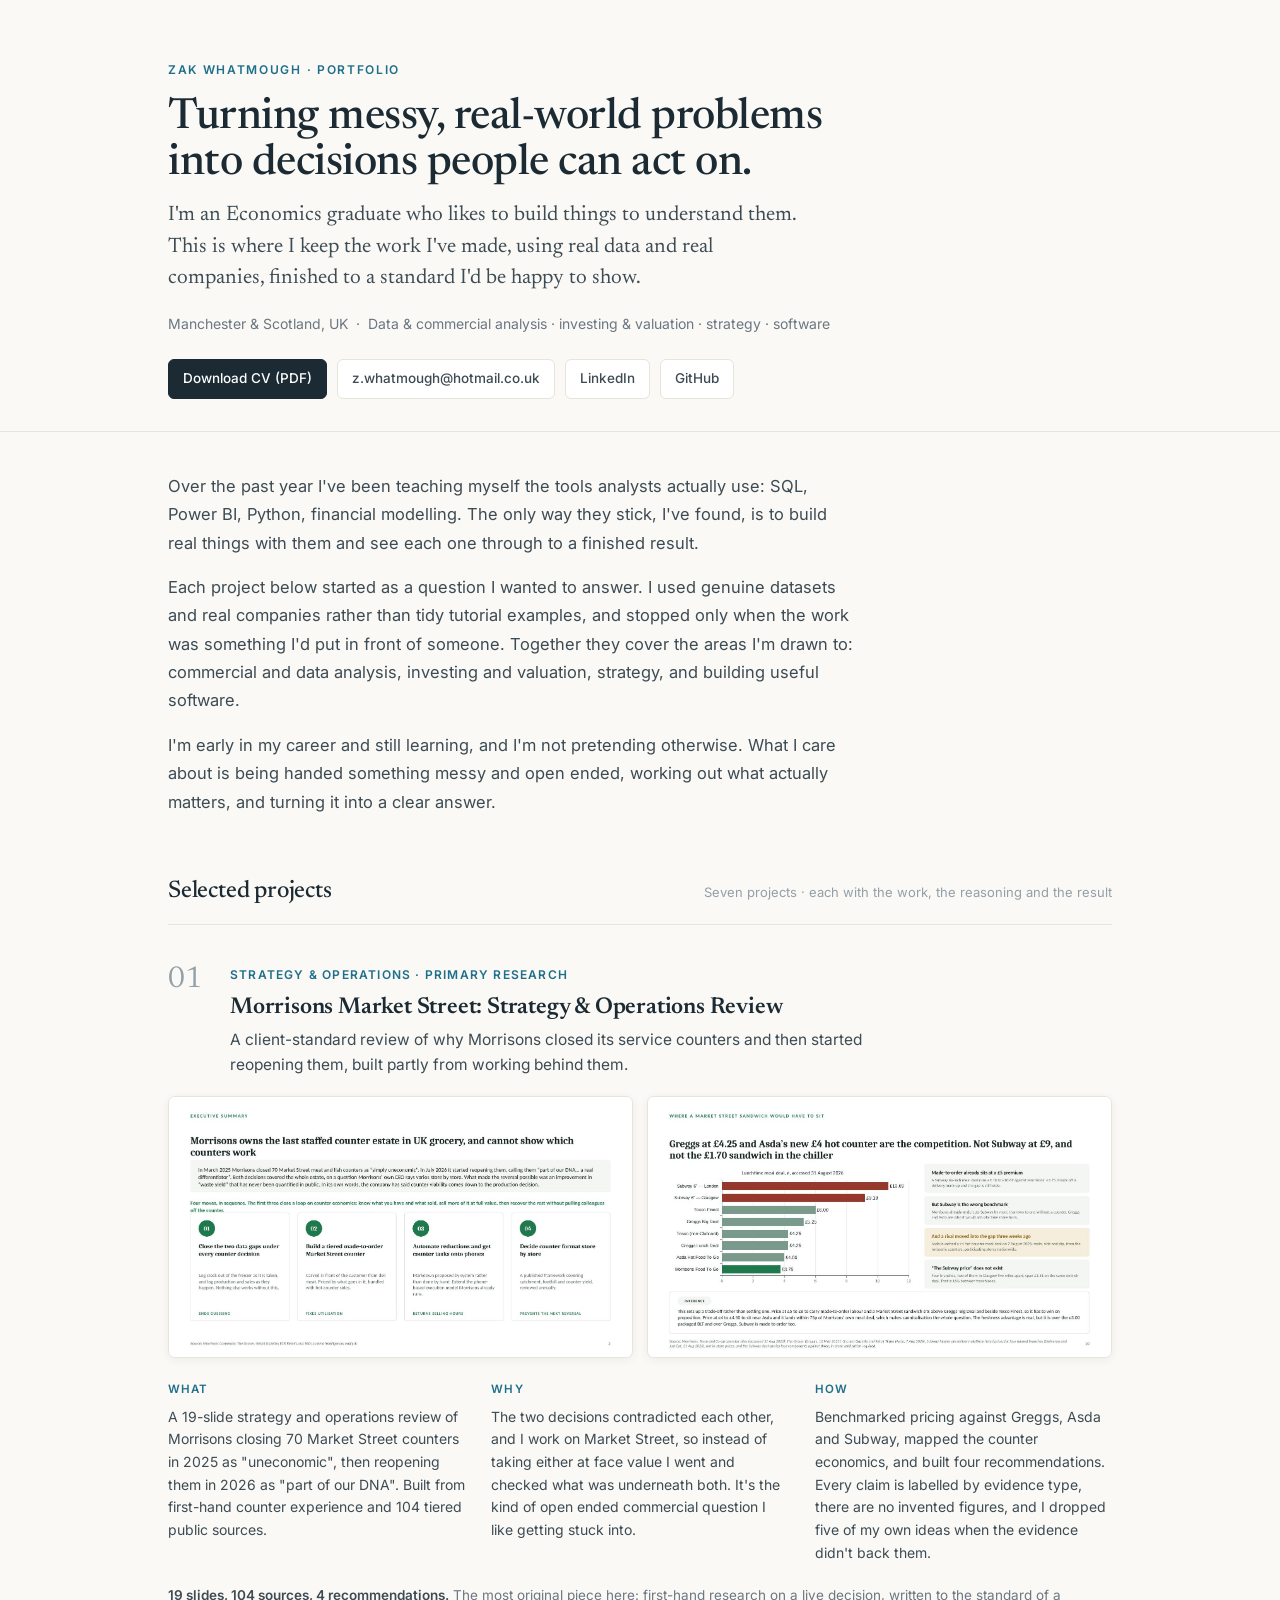
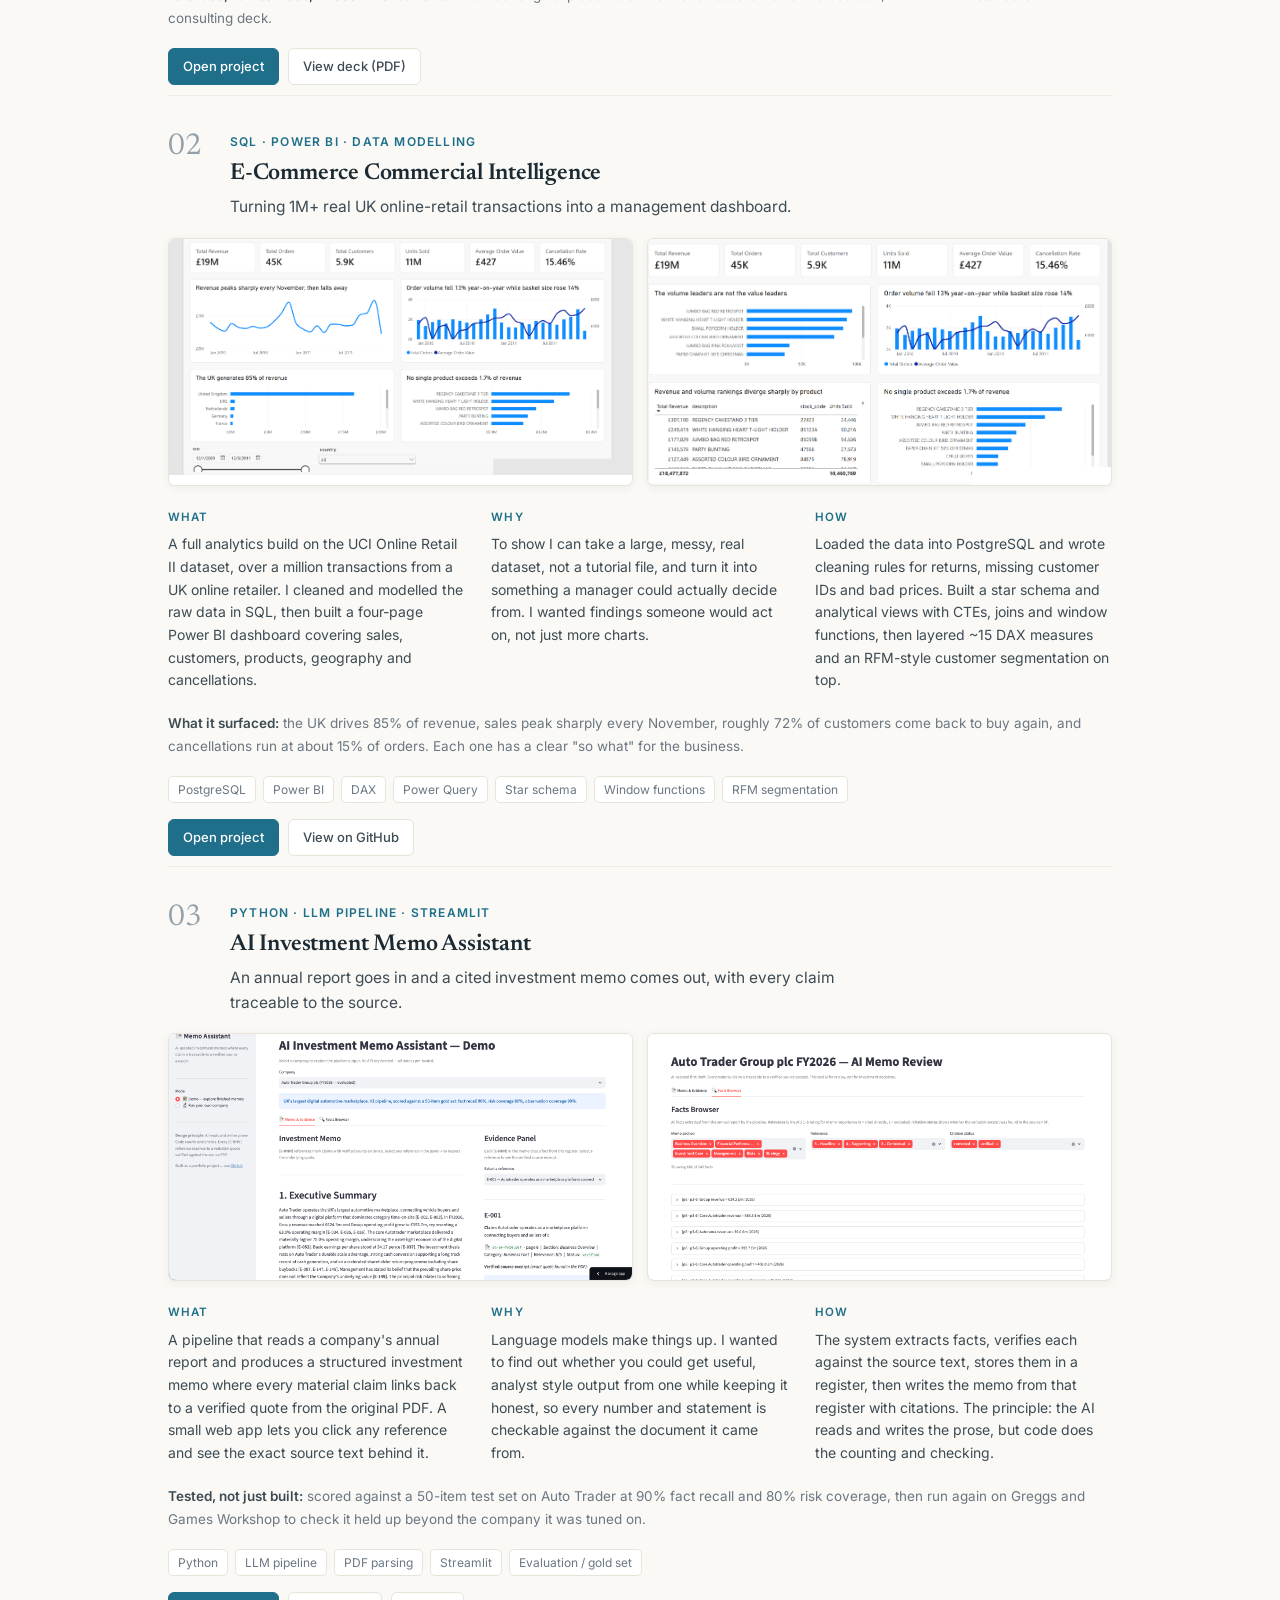
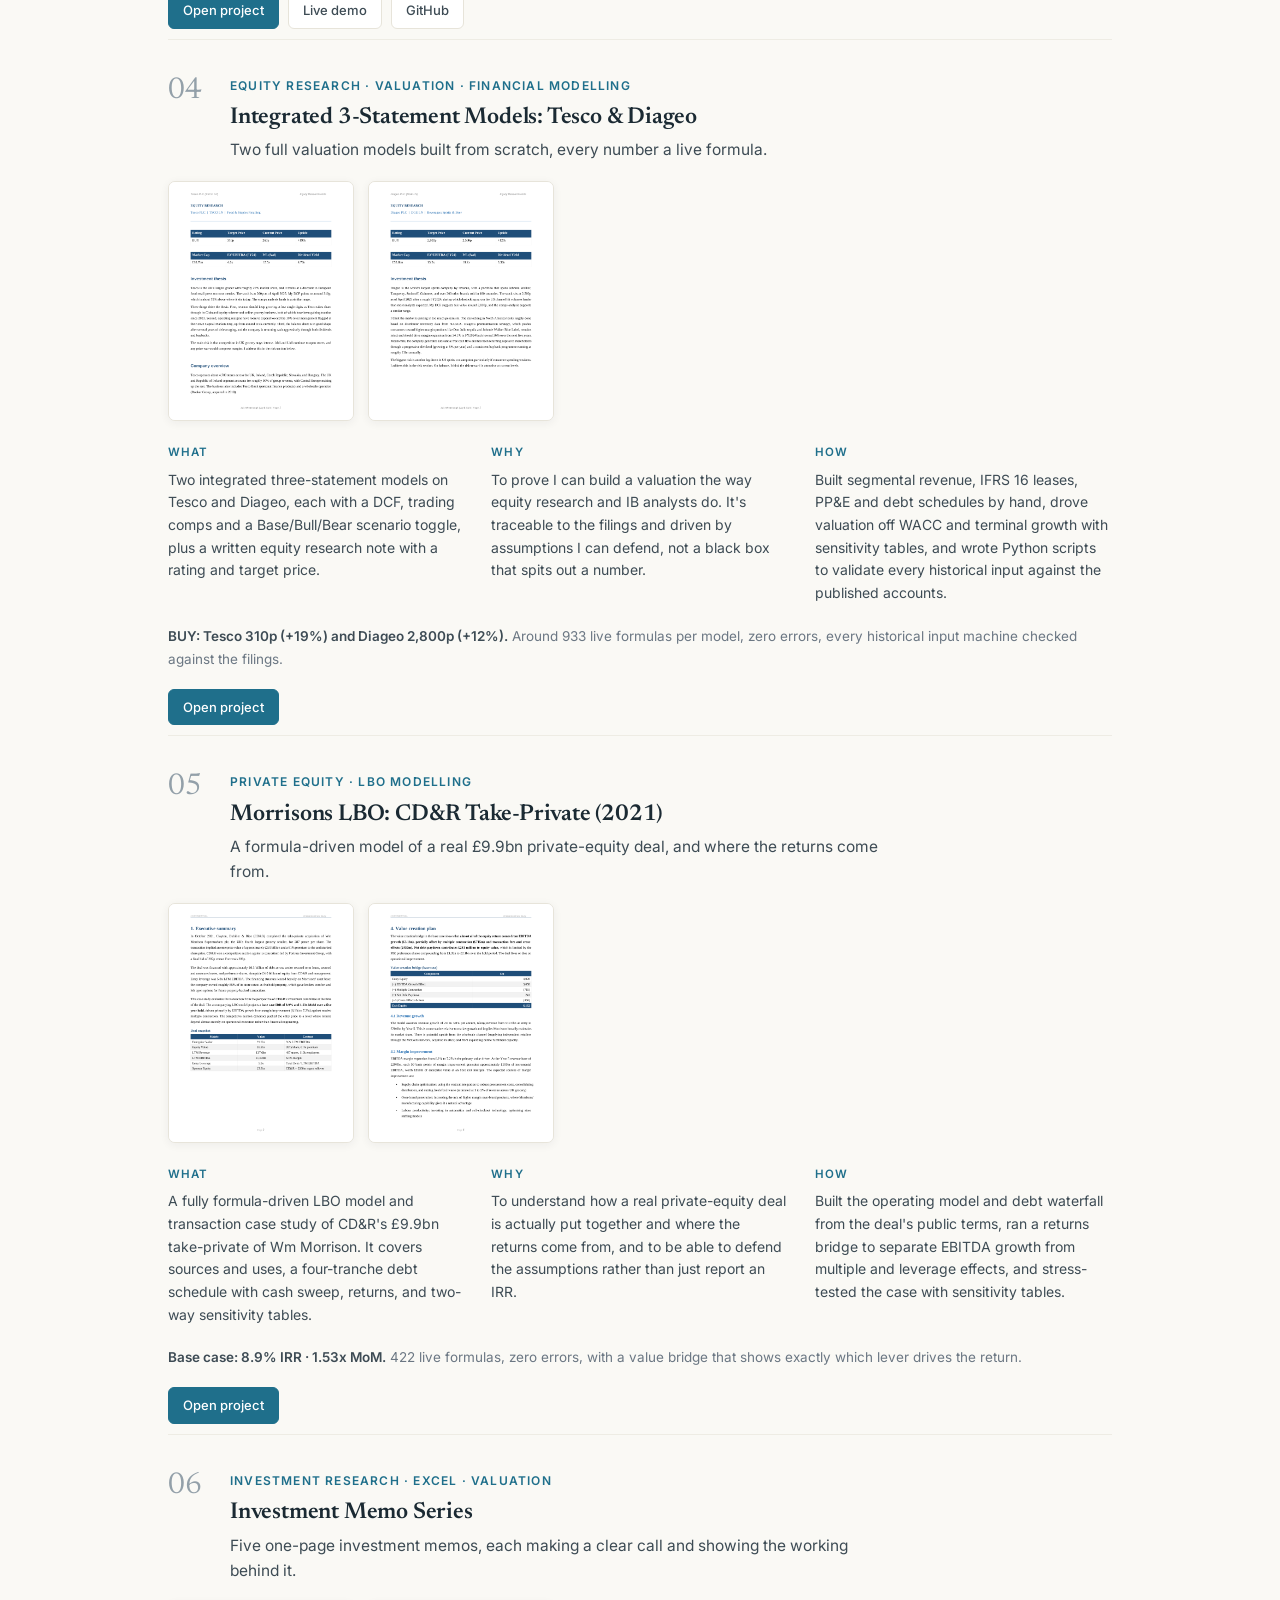
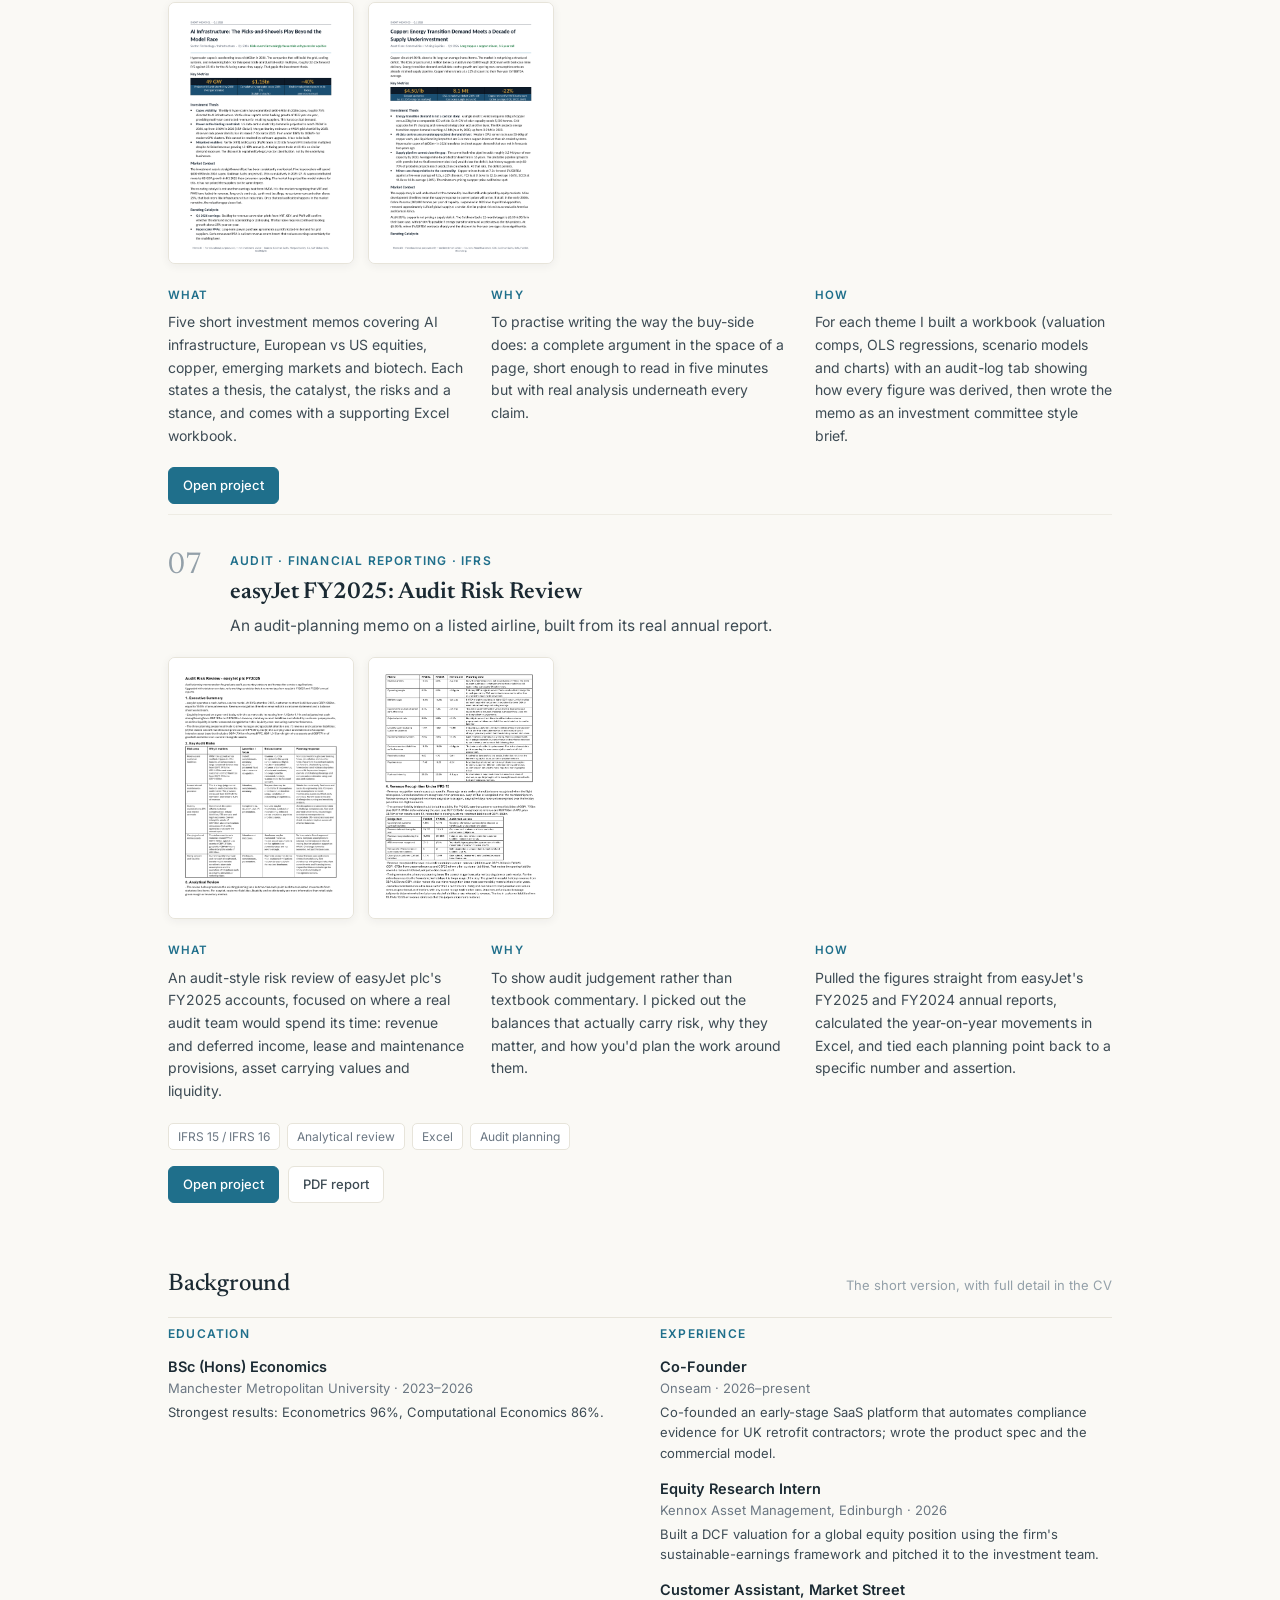
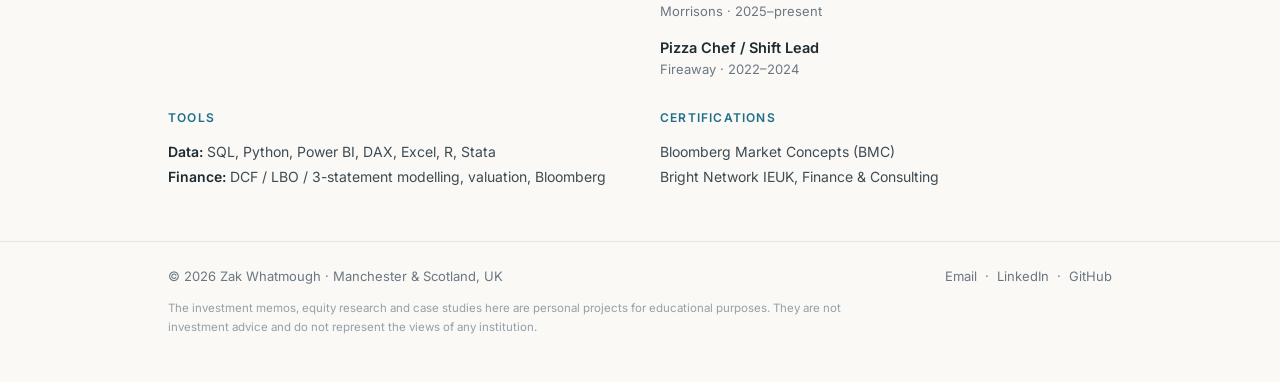
<file: index.html>
<!DOCTYPE html>
<html lang="en">
<head>
<meta charset="UTF-8">
<meta name="viewport" content="width=device-width, initial-scale=1.0">
<title>Zak Whatmough</title>
<meta name="description" content="Projects by Zak Whatmough, data and commercial analysis, investing, strategy and building useful software.">
<link rel="preconnect" href="https://fonts.googleapis.com">
<link rel="preconnect" href="https://fonts.gstatic.com" crossorigin>
<link href="https://fonts.googleapis.com/css2?family=Inter:wght@400;500;600;700&family=Newsreader:opsz,wght@6..72,400;6..72,500;6..72,600&display=swap" rel="stylesheet">
<link rel="stylesheet" href="assets/site.css">
</head>
<body>

<header class="top">
  <div class="wrap">
    <p class="eyebrow">Zak Whatmough · Portfolio</p>
    <h1>Turning messy, real-world problems<br>into decisions people can act on.</h1>
    <p class="lede">I'm an Economics graduate who likes to build things to understand them. This is where I keep the work I've made, using real data and real companies, finished to a standard I'd be happy to show.</p>
    <p class="meta">Manchester &amp; Scotland, UK &nbsp;·&nbsp; Data &amp; commercial analysis · investing &amp; valuation · strategy · software</p>
    <div class="links">
      <a class="primary" href="cv/Zak-Whatmough-CV.pdf" target="_blank">Download CV (PDF)</a>
      <a href="mailto:z.whatmough@hotmail.co.uk">z.whatmough@hotmail.co.uk</a>
      <a href="https://www.linkedin.com/in/zak-whatmough" target="_blank" rel="noopener">LinkedIn</a>
      <a href="https://github.com/zwhatmough" target="_blank" rel="noopener">GitHub</a>
    </div>
  </div>
</header>

<section class="intro">
  <div class="wrap">
    <p>Over the past year I've been teaching myself the tools analysts actually use: SQL, Power BI, Python, financial modelling. The only way they stick, I've found, is to build real things with them and see each one through to a finished result.</p>
    <p>Each project below started as a question I wanted to answer. I used genuine datasets and real companies rather than tidy tutorial examples, and stopped only when the work was something I'd put in front of someone. Together they cover the areas I'm drawn to: commercial and data analysis, investing and valuation, strategy, and building useful software.</p>
    <p>I'm early in my career and still learning, and I'm not pretending otherwise. What I care about is being handed something messy and open ended, working out what actually matters, and turning it into a clear answer.</p>
  </div>
</section>

<section>
  <div class="wrap">
    <div class="sec-head">
      <h2>Selected projects</h2>
      <span>Seven projects · each with the work, the reasoning and the result</span>
    </div>

    <!-- 01 MARKET STREET -->
    <div class="project">
      <div class="proj-top">
        <div class="proj-num">01</div>
        <div class="proj-head">
          <p class="proj-kicker">Strategy &amp; operations · Primary research</p>
          <h3>Morrisons Market Street: Strategy &amp; Operations Review</h3>
          <p class="proj-oneline">A client-standard review of why Morrisons closed its service counters and then started reopening them, built partly from working behind them.</p>
        </div>
      </div>

      <div class="shots wide">
        <span class="shot"><img src="images/market-street/executive-summary.jpg" alt="Executive summary slide, the counter economics problem and four recommendations"></span>
        <span class="shot"><img src="images/market-street/price-ladder.jpg" alt="Competitor pricing ladder slide, where a Market Street sandwich would sit"></span>
      </div>

      <div class="wwh">
        <div class="col"><h4>What</h4><p>A 19-slide strategy and operations review of Morrisons closing 70 Market Street counters in 2025 as "uneconomic", then reopening them in 2026 as "part of our DNA". Built from first-hand counter experience and 104 tiered public sources.</p></div>
        <div class="col"><h4>Why</h4><p>The two decisions contradicted each other, and I work on Market Street, so instead of taking either at face value I went and checked what was underneath both. It's the kind of open ended commercial question I like getting stuck into.</p></div>
        <div class="col"><h4>How</h4><p>Benchmarked pricing against Greggs, Asda and Subway, mapped the counter economics, and built four recommendations. Every claim is labelled by evidence type, there are no invented figures, and I dropped five of my own ideas when the evidence didn't back them.</p></div>
      </div>

      <p class="findings"><b>19 slides, 104 sources, 4 recommendations.</b> The most original piece here: first-hand research on a live decision, written to the standard of a consulting deck.</p>

      <div class="proj-links">
        <a class="btn solid" href="morrisons-market-street/">Open project</a>
        <a class="btn" href="morrisons-market-street/morrisons-market-street-strategy-review.pdf" target="_blank" rel="noopener">View deck (PDF)</a>
      </div>
    </div>

    <!-- 02 E-COMMERCE -->
    <div class="project">
      <div class="proj-top">
        <div class="proj-num">02</div>
        <div class="proj-head">
          <p class="proj-kicker">SQL · Power BI · Data modelling</p>
          <h3>E-Commerce Commercial Intelligence</h3>
          <p class="proj-oneline">Turning 1M+ real UK online-retail transactions into a management dashboard.</p>
        </div>
      </div>

      <div class="shots wide">
        <span class="shot"><img src="images/ecommerce/executive-overview.png" alt="Executive overview dashboard, revenue, orders, customers, cancellation rate"></span>
        <span class="shot"><img src="images/ecommerce/product-performance.png" alt="Product and sales performance dashboard page"></span>
      </div>

      <div class="wwh">
        <div class="col"><h4>What</h4><p>A full analytics build on the UCI Online Retail II dataset, over a million transactions from a UK online retailer. I cleaned and modelled the raw data in SQL, then built a four-page Power BI dashboard covering sales, customers, products, geography and cancellations.</p></div>
        <div class="col"><h4>Why</h4><p>To show I can take a large, messy, real dataset, not a tutorial file, and turn it into something a manager could actually decide from. I wanted findings someone would act on, not just more charts.</p></div>
        <div class="col"><h4>How</h4><p>Loaded the data into PostgreSQL and wrote cleaning rules for returns, missing customer IDs and bad prices. Built a star schema and analytical views with CTEs, joins and window functions, then layered ~15 DAX measures and an RFM-style customer segmentation on top.</p></div>
      </div>

      <p class="findings"><b>What it surfaced:</b> the UK drives 85% of revenue, sales peak sharply every November, roughly 72% of customers come back to buy again, and cancellations run at about 15% of orders. Each one has a clear "so what" for the business.</p>

      <div class="tools">
        <span class="tool">PostgreSQL</span><span class="tool">Power BI</span><span class="tool">DAX</span><span class="tool">Power Query</span><span class="tool">Star schema</span><span class="tool">Window functions</span><span class="tool">RFM segmentation</span>
      </div>
      <div class="proj-links">
        <a class="btn solid" href="ecommerce-commercial-intelligence/">Open project</a>
        <a class="btn" href="https://github.com/zwhatmough/ecommerce-commercial-intelligence" target="_blank" rel="noopener">View on GitHub</a>
      </div>
    </div>

    <!-- 03 MEMO ASSISTANT -->
    <div class="project">
      <div class="proj-top">
        <div class="proj-num">03</div>
        <div class="proj-head">
          <p class="proj-kicker">Python · LLM pipeline · Streamlit</p>
          <h3>AI Investment Memo Assistant</h3>
          <p class="proj-oneline">An annual report goes in and a cited investment memo comes out, with every claim traceable to the source.</p>
        </div>
      </div>

      <div class="shots wide">
        <span class="shot"><img src="images/memo-assistant/app-memo-evidence.png" alt="Memo and evidence view, cited memo with inline references and a source-excerpt panel"></span>
        <span class="shot"><img src="images/memo-assistant/app-facts-browser.png" alt="Facts browser, filterable view of verified facts by section and citation status"></span>
      </div>

      <div class="wwh">
        <div class="col"><h4>What</h4><p>A pipeline that reads a company's annual report and produces a structured investment memo where every material claim links back to a verified quote from the original PDF. A small web app lets you click any reference and see the exact source text behind it.</p></div>
        <div class="col"><h4>Why</h4><p>Language models make things up. I wanted to find out whether you could get useful, analyst style output from one while keeping it honest, so every number and statement is checkable against the document it came from.</p></div>
        <div class="col"><h4>How</h4><p>The system extracts facts, verifies each against the source text, stores them in a register, then writes the memo from that register with citations. The principle: the AI reads and writes the prose, but code does the counting and checking.</p></div>
      </div>

      <p class="findings"><b>Tested, not just built:</b> scored against a 50-item test set on Auto Trader at 90% fact recall and 80% risk coverage, then run again on Greggs and Games Workshop to check it held up beyond the company it was tuned on.</p>

      <div class="tools">
        <span class="tool">Python</span><span class="tool">LLM pipeline</span><span class="tool">PDF parsing</span><span class="tool">Streamlit</span><span class="tool">Evaluation / gold set</span>
      </div>
      <div class="proj-links">
        <a class="btn solid" href="memo-assistant/">Open project</a>
        <a class="btn" href="https://memo-assistant.streamlit.app" target="_blank" rel="noopener">Live demo</a>
        <a class="btn" href="https://github.com/zwhatmough/memo-assistant" target="_blank" rel="noopener">GitHub</a>
      </div>
    </div>

    <!-- 04 EQUITY RESEARCH MODELS -->
    <div class="project">
      <div class="proj-top">
        <div class="proj-num">04</div>
        <div class="proj-head">
          <p class="proj-kicker">Equity research · Valuation · Financial modelling</p>
          <h3>Integrated 3-Statement Models: Tesco &amp; Diageo</h3>
          <p class="proj-oneline">Two full valuation models built from scratch, every number a live formula.</p>
        </div>
      </div>

      <div class="shots tall">
        <span class="shot"><img src="images/equity/tesco.png" alt="Tesco equity research note, rating, target price and thesis"></span>
        <span class="shot"><img src="images/equity/diageo.png" alt="Diageo equity research note, rating, target price and thesis"></span>
      </div>

      <div class="wwh">
        <div class="col"><h4>What</h4><p>Two integrated three-statement models on Tesco and Diageo, each with a DCF, trading comps and a Base/Bull/Bear scenario toggle, plus a written equity research note with a rating and target price.</p></div>
        <div class="col"><h4>Why</h4><p>To prove I can build a valuation the way equity research and IB analysts do. It's traceable to the filings and driven by assumptions I can defend, not a black box that spits out a number.</p></div>
        <div class="col"><h4>How</h4><p>Built segmental revenue, IFRS 16 leases, PP&amp;E and debt schedules by hand, drove valuation off WACC and terminal growth with sensitivity tables, and wrote Python scripts to validate every historical input against the published accounts.</p></div>
      </div>

      <p class="findings"><b>BUY: Tesco 310p (+19%) and Diageo 2,800p (+12%).</b> Around 933 live formulas per model, zero errors, every historical input machine checked against the filings.</p>

      <div class="proj-links">
        <a class="btn solid" href="equity-research-models/">Open project</a>
      </div>
    </div>

    <!-- 05 MORRISONS LBO -->
    <div class="project">
      <div class="proj-top">
        <div class="proj-num">05</div>
        <div class="proj-head">
          <p class="proj-kicker">Private equity · LBO modelling</p>
          <h3>Morrisons LBO: CD&amp;R Take-Private (2021)</h3>
          <p class="proj-oneline">A formula-driven model of a real £9.9bn private-equity deal, and where the returns come from.</p>
        </div>
      </div>

      <div class="shots tall">
        <span class="shot"><img src="images/lbo/exec-summary.png" alt="LBO transaction note, executive summary and deal snapshot"></span>
        <span class="shot"><img src="images/lbo/value-bridge.png" alt="LBO value creation bridge, EBITDA growth vs multiple and leverage"></span>
      </div>

      <div class="wwh">
        <div class="col"><h4>What</h4><p>A fully formula-driven LBO model and transaction case study of CD&amp;R's £9.9bn take-private of Wm Morrison. It covers sources and uses, a four-tranche debt schedule with cash sweep, returns, and two-way sensitivity tables.</p></div>
        <div class="col"><h4>Why</h4><p>To understand how a real private-equity deal is actually put together and where the returns come from, and to be able to defend the assumptions rather than just report an IRR.</p></div>
        <div class="col"><h4>How</h4><p>Built the operating model and debt waterfall from the deal's public terms, ran a returns bridge to separate EBITDA growth from multiple and leverage effects, and stress-tested the case with sensitivity tables.</p></div>
      </div>

      <p class="findings"><b>Base case: 8.9% IRR · 1.53x MoM.</b> 422 live formulas, zero errors, with a value bridge that shows exactly which lever drives the return.</p>

      <div class="proj-links">
        <a class="btn solid" href="morrisons-lbo/">Open project</a>
      </div>
    </div>

    <!-- 06 MEMO SERIES -->
    <div class="project">
      <div class="proj-top">
        <div class="proj-num">06</div>
        <div class="proj-head">
          <p class="proj-kicker">Investment research · Excel · Valuation</p>
          <h3>Investment Memo Series</h3>
          <p class="proj-oneline">Five one-page investment memos, each making a clear call and showing the working behind it.</p>
        </div>
      </div>

      <div class="shots tall">
        <span class="shot"><img src="images/memos/memo-01.png" alt="Memo 01, AI infrastructure, first page"></span>
        <span class="shot"><img src="images/memos/memo-03.png" alt="Memo 03, copper, first page"></span>
      </div>

      <div class="wwh">
        <div class="col"><h4>What</h4><p>Five short investment memos covering AI infrastructure, European vs US equities, copper, emerging markets and biotech. Each states a thesis, the catalyst, the risks and a stance, and comes with a supporting Excel workbook.</p></div>
        <div class="col"><h4>Why</h4><p>To practise writing the way the buy-side does: a complete argument in the space of a page, short enough to read in five minutes but with real analysis underneath every claim.</p></div>
        <div class="col"><h4>How</h4><p>For each theme I built a workbook (valuation comps, OLS regressions, scenario models and charts) with an audit-log tab showing how every figure was derived, then wrote the memo as an investment committee style brief.</p></div>
      </div>

      <div class="proj-links">
        <a class="btn solid" href="memos/">Open project</a>
      </div>
    </div>

    <!-- 07 EASYJET AUDIT -->
    <div class="project">
      <div class="proj-top">
        <div class="proj-num">07</div>
        <div class="proj-head">
          <p class="proj-kicker">Audit · Financial reporting · IFRS</p>
          <h3>easyJet FY2025: Audit Risk Review</h3>
          <p class="proj-oneline">An audit-planning memo on a listed airline, built from its real annual report.</p>
        </div>
      </div>

      <div class="shots tall">
        <span class="shot"><img src="images/audit/easyjet-p1.png" alt="easyJet audit risk review, executive summary and key risks"></span>
        <span class="shot"><img src="images/audit/easyjet-p2.png" alt="easyJet audit risk review, analytical review"></span>
      </div>

      <div class="wwh">
        <div class="col"><h4>What</h4><p>An audit-style risk review of easyJet plc's FY2025 accounts, focused on where a real audit team would spend its time: revenue and deferred income, lease and maintenance provisions, asset carrying values and liquidity.</p></div>
        <div class="col"><h4>Why</h4><p>To show audit judgement rather than textbook commentary. I picked out the balances that actually carry risk, why they matter, and how you'd plan the work around them.</p></div>
        <div class="col"><h4>How</h4><p>Pulled the figures straight from easyJet's FY2025 and FY2024 annual reports, calculated the year-on-year movements in Excel, and tied each planning point back to a specific number and assertion.</p></div>
      </div>

      <div class="tools">
        <span class="tool">IFRS 15 / IFRS 16</span><span class="tool">Analytical review</span><span class="tool">Excel</span><span class="tool">Audit planning</span>
      </div>
      <div class="proj-links">
        <a class="btn solid" href="easyjet-audit-risk-review/">Open project</a>
        <a class="btn" href="easyjet-audit-risk-review/docs/easyjet-audit-risk-review.pdf" target="_blank" rel="noopener">PDF report</a>
      </div>
    </div>

  </div>
</section>

<section>
  <div class="wrap">
    <div class="sec-head">
      <h2>Background</h2>
      <span>The short version, with full detail in the CV</span>
    </div>

    <div class="bg-grid">
      <div class="bg-block">
        <h4>Education</h4>
        <div class="bg-item">
          <div class="r1">BSc (Hons) Economics</div>
          <div class="r2">Manchester Metropolitan University · 2023–2026</div>
          <div class="r3">Strongest results: Econometrics 96%, Computational Economics 86%.</div>
        </div>
      </div>

      <div class="bg-block">
        <h4>Experience</h4>
        <div class="bg-item">
          <div class="r1">Co-Founder</div>
          <div class="r2">Onseam · 2026–present</div>
          <div class="r3">Co-founded an early-stage SaaS platform that automates compliance evidence for UK retrofit contractors; wrote the product spec and the commercial model.</div>
        </div>
        <div class="bg-item">
          <div class="r1">Equity Research Intern</div>
          <div class="r2">Kennox Asset Management, Edinburgh · 2026</div>
          <div class="r3">Built a DCF valuation for a global equity position using the firm's sustainable-earnings framework and pitched it to the investment team.</div>
        </div>
        <div class="bg-item">
          <div class="r1">Customer Assistant, Market Street</div>
          <div class="r2">Morrisons · 2025–present</div>
        </div>
        <div class="bg-item">
          <div class="r1">Pizza Chef / Shift Lead</div>
          <div class="r2">Fireaway · 2022–2024</div>
        </div>
      </div>

      <div class="bg-block">
        <h4>Tools</h4>
        <p class="skills-line"><b>Data:</b> SQL, Python, Power BI, DAX, Excel, R, Stata<br><b>Finance:</b> DCF / LBO / 3-statement modelling, valuation, Bloomberg</p>
      </div>

      <div class="bg-block">
        <h4>Certifications</h4>
        <p class="skills-line">Bloomberg Market Concepts (BMC)<br>Bright Network IEUK, Finance &amp; Consulting</p>
      </div>
    </div>
  </div>
</section>

<footer>
  <div class="wrap">
    <div class="foot-inner">
      <span>© 2026 Zak Whatmough · Manchester &amp; Scotland, UK</span>
      <span><a href="mailto:z.whatmough@hotmail.co.uk">Email</a> &nbsp;·&nbsp; <a href="https://www.linkedin.com/in/zak-whatmough" target="_blank" rel="noopener">LinkedIn</a> &nbsp;·&nbsp; <a href="https://github.com/zwhatmough" target="_blank" rel="noopener">GitHub</a></span>
    </div>
    <p class="disclaimer">The investment memos, equity research and case studies here are personal projects for educational purposes. They are not investment advice and do not represent the views of any institution.</p>
  </div>
</footer>

</body>
</html>
</file>
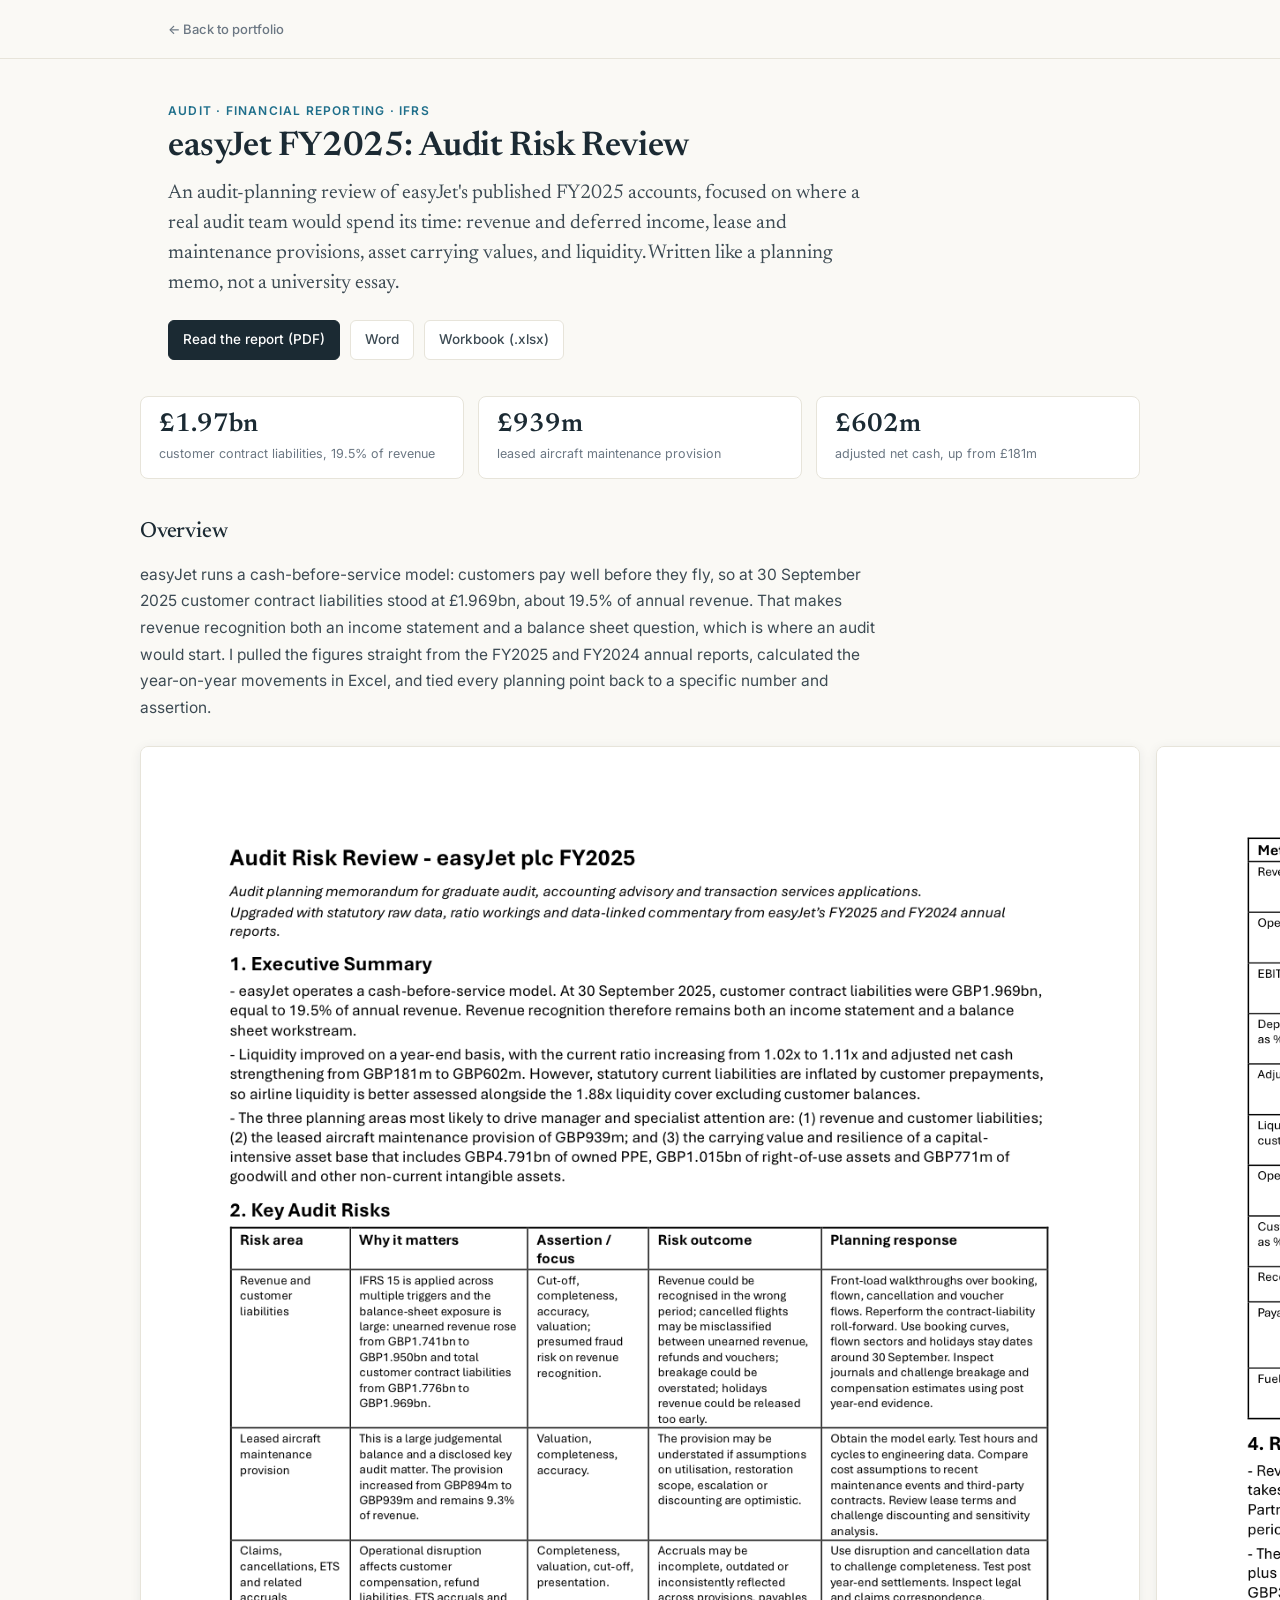
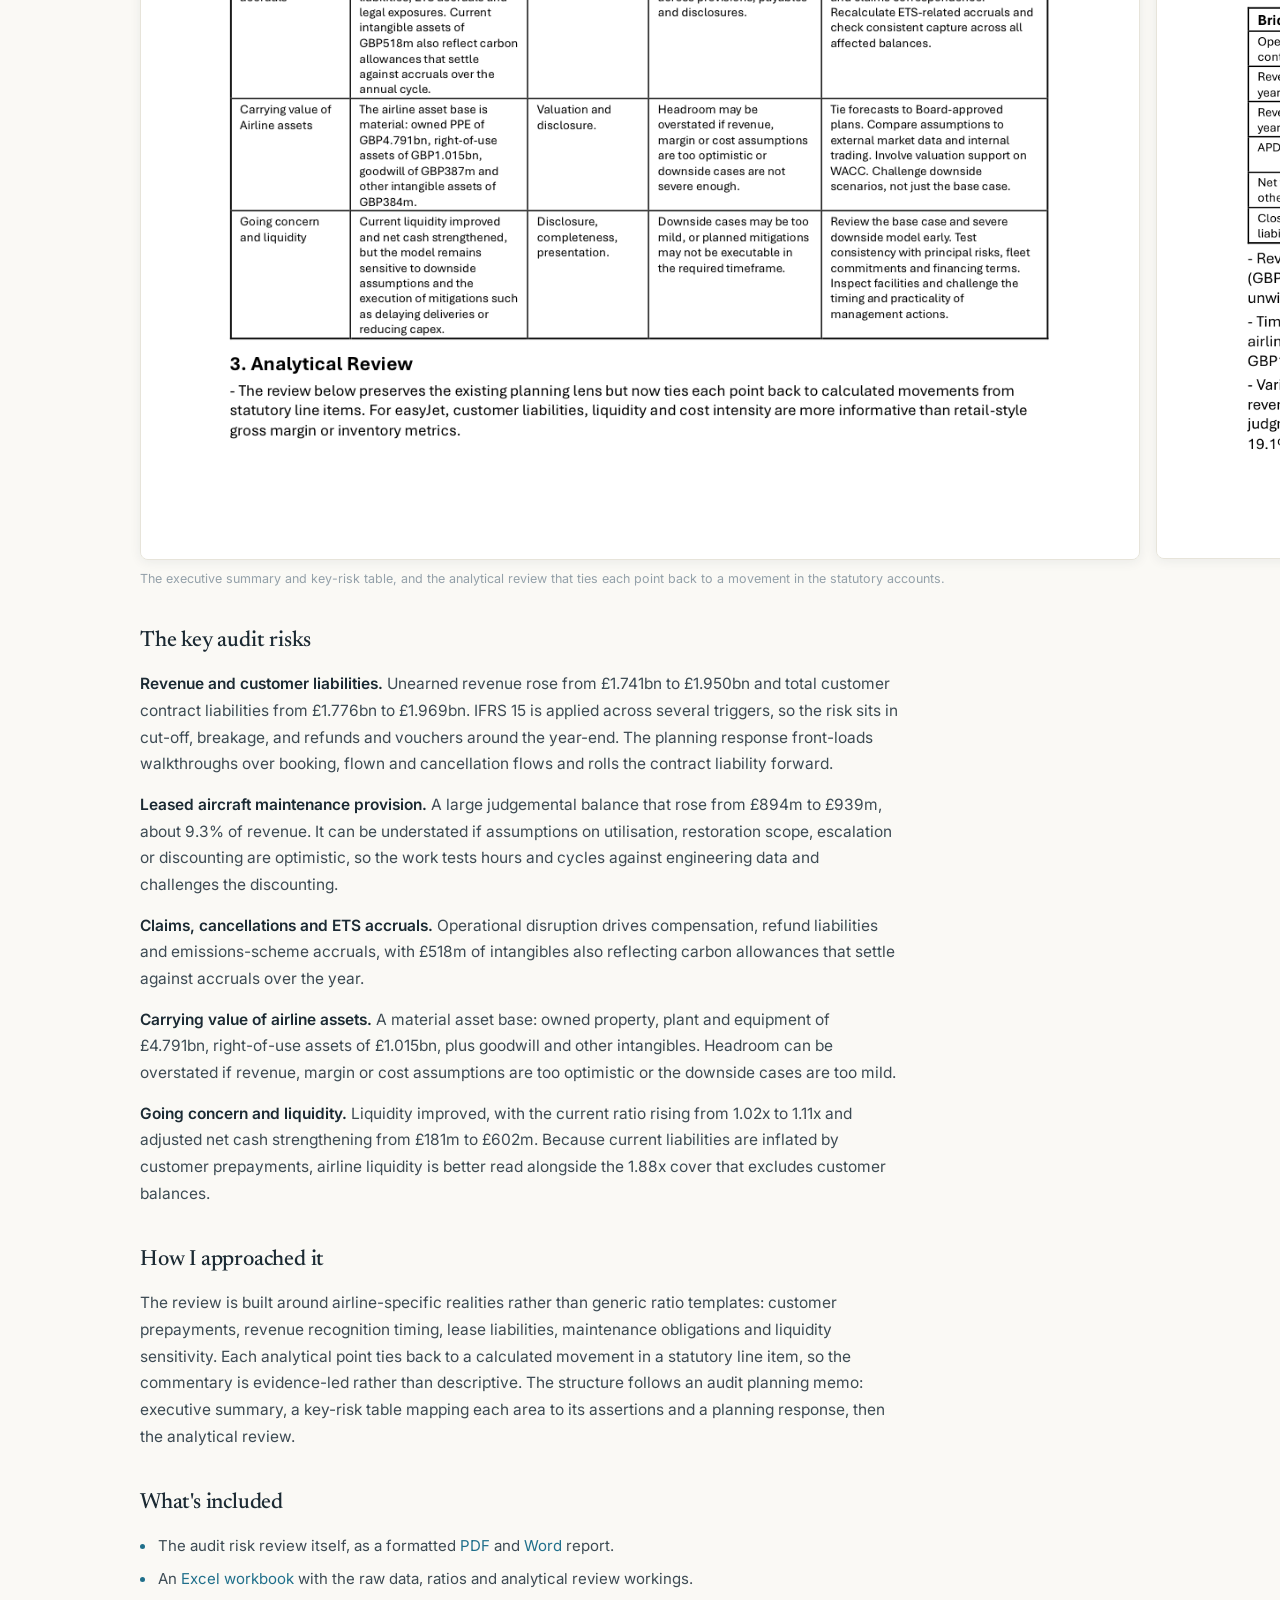
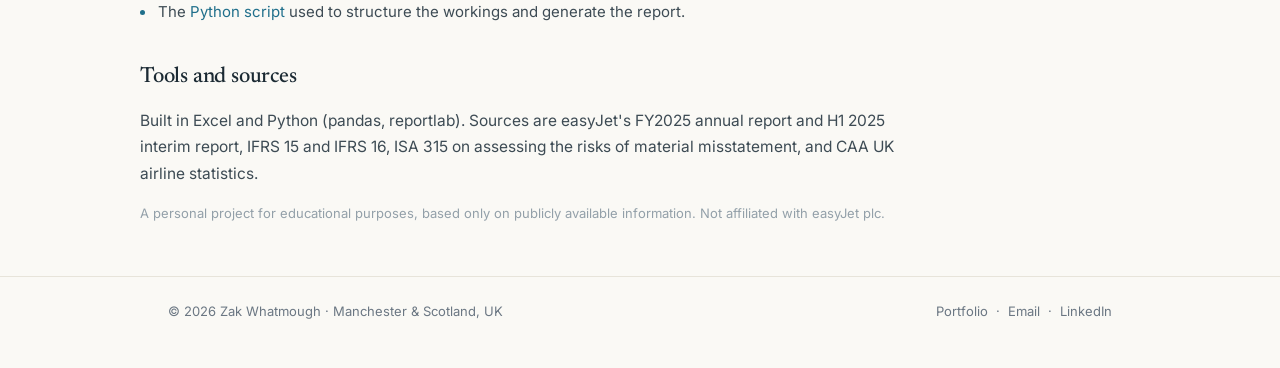
<file: easyjet-audit-risk-review/index.html>
<!DOCTYPE html>
<html lang="en">
<head>
<meta charset="UTF-8">
<meta name="viewport" content="width=device-width, initial-scale=1.0">
<title>easyJet FY2025 Audit Risk Review | Zak Whatmough</title>
<link rel="preconnect" href="https://fonts.googleapis.com">
<link rel="preconnect" href="https://fonts.gstatic.com" crossorigin>
<link href="https://fonts.googleapis.com/css2?family=Inter:wght@400;500;600;700&family=Newsreader:opsz,wght@6..72,400;6..72,500;6..72,600&display=swap" rel="stylesheet">
<link rel="stylesheet" href="../assets/site.css">
</head>
<body>

<nav class="subnav"><div class="wrap"><a class="backlink" href="../">&larr; Back to portfolio</a></div></nav>

<header class="subhead">
  <div class="wrap">
    <p class="proj-kicker">Audit · Financial reporting · IFRS</p>
    <h1>easyJet FY2025: Audit Risk Review</h1>
    <p class="lead">An audit-planning review of easyJet's published FY2025 accounts, focused on where a real audit team would spend its time: revenue and deferred income, lease and maintenance provisions, asset carrying values, and liquidity. Written like a planning memo, not a university essay.</p>
    <div class="links">
      <a class="primary" href="docs/easyjet-audit-risk-review.pdf" target="_blank">Read the report (PDF)</a>
      <a href="docs/easyjet-audit-risk-review.docx">Word</a>
      <a href="data/easyjet-audit-risk-review.xlsx">Workbook (.xlsx)</a>
    </div>
  </div>
</header>

<main class="wrap prose">

  <div class="keynums">
    <div class="keynum"><div class="n">£1.97bn</div><div class="l">customer contract liabilities, 19.5% of revenue</div></div>
    <div class="keynum"><div class="n">£939m</div><div class="l">leased aircraft maintenance provision</div></div>
    <div class="keynum"><div class="n">£602m</div><div class="l">adjusted net cash, up from £181m</div></div>
  </div>

  <h2>Overview</h2>
  <p>easyJet runs a cash-before-service model: customers pay well before they fly, so at 30 September 2025 customer contract liabilities stood at £1.969bn, about 19.5% of annual revenue. That makes revenue recognition both an income statement and a balance sheet question, which is where an audit would start. I pulled the figures straight from the FY2025 and FY2024 annual reports, calculated the year-on-year movements in Excel, and tied every planning point back to a specific number and assertion.</p>

  <figure class="figrow">
    <img src="../images/audit/easyjet-p1.png" alt="Audit risk review, executive summary and key risks table">
    <img src="../images/audit/easyjet-p2.png" alt="Audit risk review, analytical review section">
  </figure>
  <figcaption style="margin-top:-14px">The executive summary and key-risk table, and the analytical review that ties each point back to a movement in the statutory accounts.</figcaption>

  <h2>The key audit risks</h2>
  <p><b>Revenue and customer liabilities.</b> Unearned revenue rose from £1.741bn to £1.950bn and total customer contract liabilities from £1.776bn to £1.969bn. IFRS 15 is applied across several triggers, so the risk sits in cut-off, breakage, and refunds and vouchers around the year-end. The planning response front-loads walkthroughs over booking, flown and cancellation flows and rolls the contract liability forward.</p>
  <p><b>Leased aircraft maintenance provision.</b> A large judgemental balance that rose from £894m to £939m, about 9.3% of revenue. It can be understated if assumptions on utilisation, restoration scope, escalation or discounting are optimistic, so the work tests hours and cycles against engineering data and challenges the discounting.</p>
  <p><b>Claims, cancellations and ETS accruals.</b> Operational disruption drives compensation, refund liabilities and emissions-scheme accruals, with £518m of intangibles also reflecting carbon allowances that settle against accruals over the year.</p>
  <p><b>Carrying value of airline assets.</b> A material asset base: owned property, plant and equipment of £4.791bn, right-of-use assets of £1.015bn, plus goodwill and other intangibles. Headroom can be overstated if revenue, margin or cost assumptions are too optimistic or the downside cases are too mild.</p>
  <p><b>Going concern and liquidity.</b> Liquidity improved, with the current ratio rising from 1.02x to 1.11x and adjusted net cash strengthening from £181m to £602m. Because current liabilities are inflated by customer prepayments, airline liquidity is better read alongside the 1.88x cover that excludes customer balances.</p>

  <h2>How I approached it</h2>
  <p>The review is built around airline-specific realities rather than generic ratio templates: customer prepayments, revenue recognition timing, lease liabilities, maintenance obligations and liquidity sensitivity. Each analytical point ties back to a calculated movement in a statutory line item, so the commentary is evidence-led rather than descriptive. The structure follows an audit planning memo: executive summary, a key-risk table mapping each area to its assertions and a planning response, then the analytical review.</p>

  <h2>What's included</h2>
  <ul>
    <li>The audit risk review itself, as a formatted <a href="docs/easyjet-audit-risk-review.pdf" target="_blank">PDF</a> and <a href="docs/easyjet-audit-risk-review.docx">Word</a> report.</li>
    <li>An <a href="data/easyjet-audit-risk-review.xlsx">Excel workbook</a> with the raw data, ratios and analytical review workings.</li>
    <li>The <a href="scripts/generate_easyjet_analysis.py" target="_blank">Python script</a> used to structure the workings and generate the report.</li>
  </ul>

  <h2>Tools and sources</h2>
  <p>Built in Excel and Python (pandas, reportlab). Sources are easyJet's FY2025 annual report and H1 2025 interim report, IFRS 15 and IFRS 16, ISA 315 on assessing the risks of material misstatement, and CAA UK airline statistics.</p>

  <p style="font-size:13px;color:var(--faint);margin-top:8px">A personal project for educational purposes, based only on publicly available information. Not affiliated with easyJet plc.</p>

</main>

<footer>
  <div class="wrap">
    <div class="foot-inner">
      <span>© 2026 Zak Whatmough · Manchester &amp; Scotland, UK</span>
      <span><a href="../">Portfolio</a> &nbsp;·&nbsp; <a href="mailto:z.whatmough@hotmail.co.uk">Email</a> &nbsp;·&nbsp; <a href="https://www.linkedin.com/in/zak-whatmough" target="_blank" rel="noopener">LinkedIn</a></span>
    </div>
  </div>
</footer>

</body>
</html>
</file>
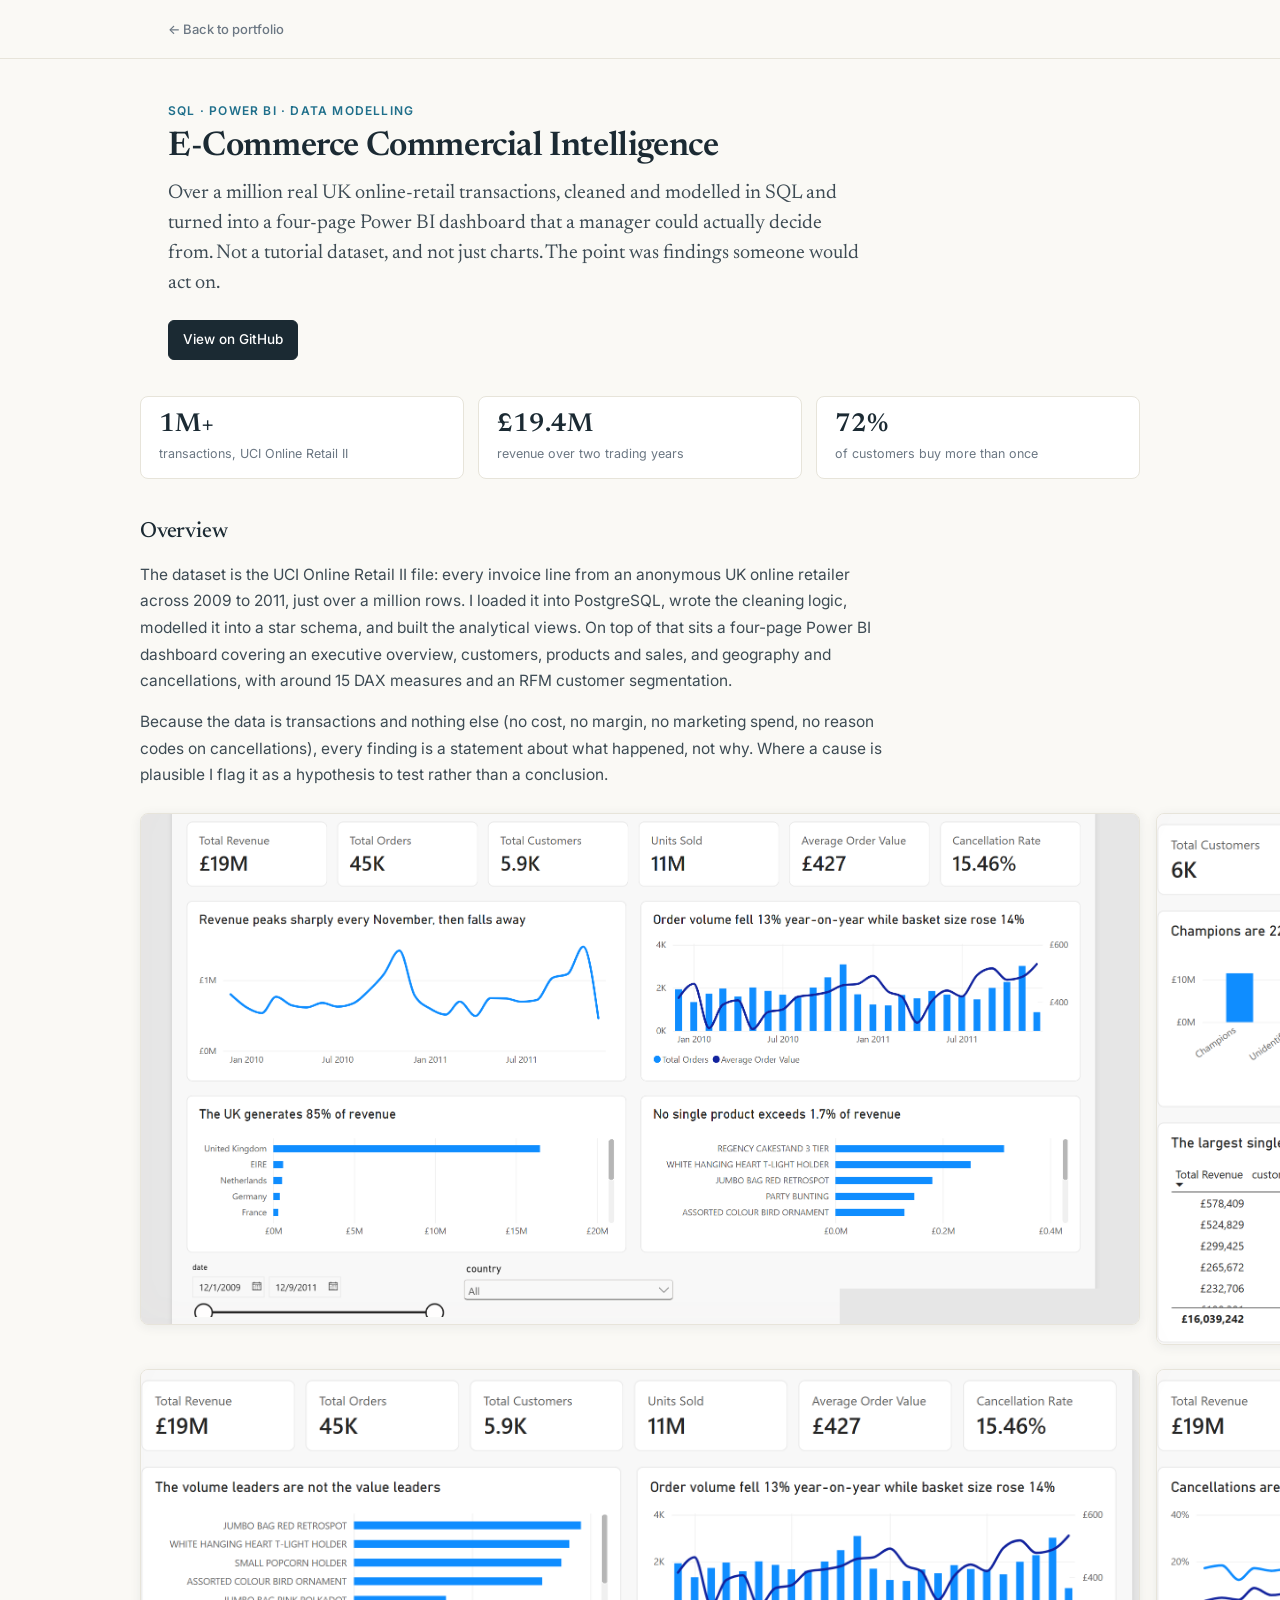
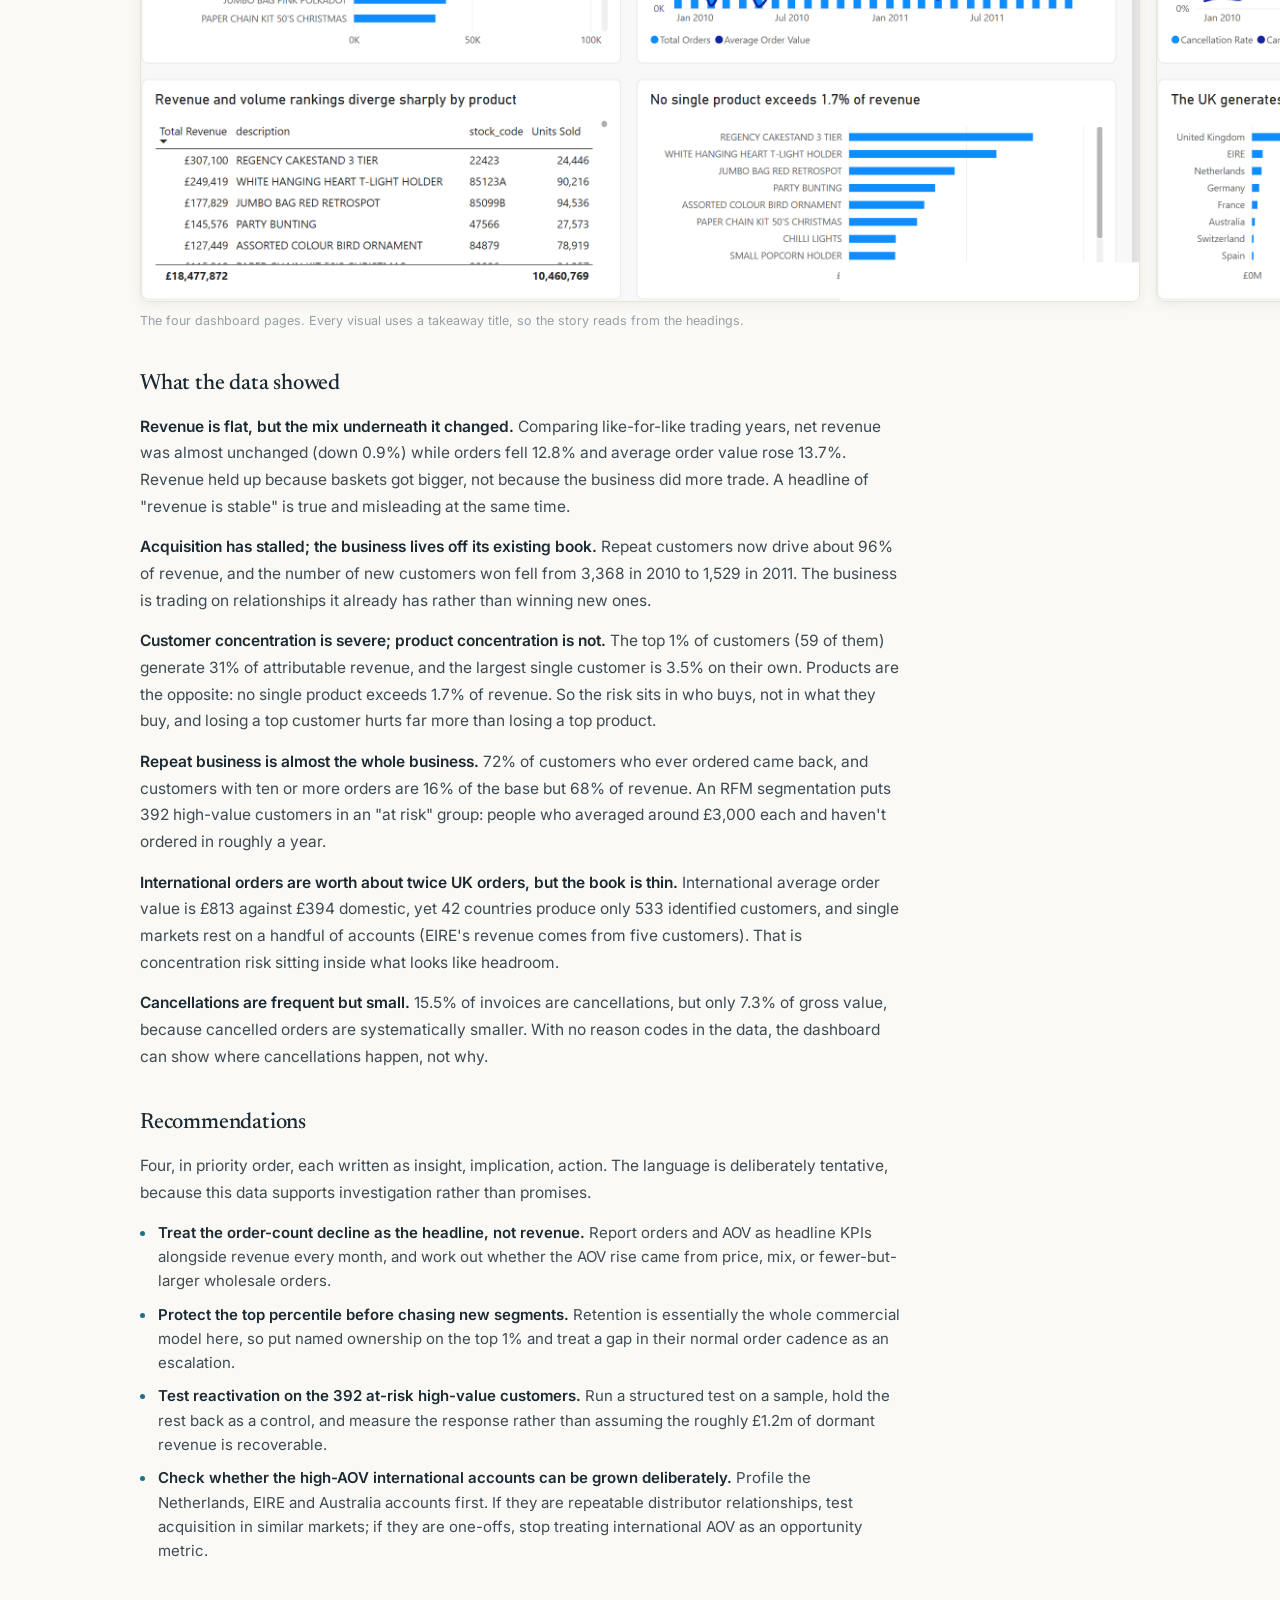
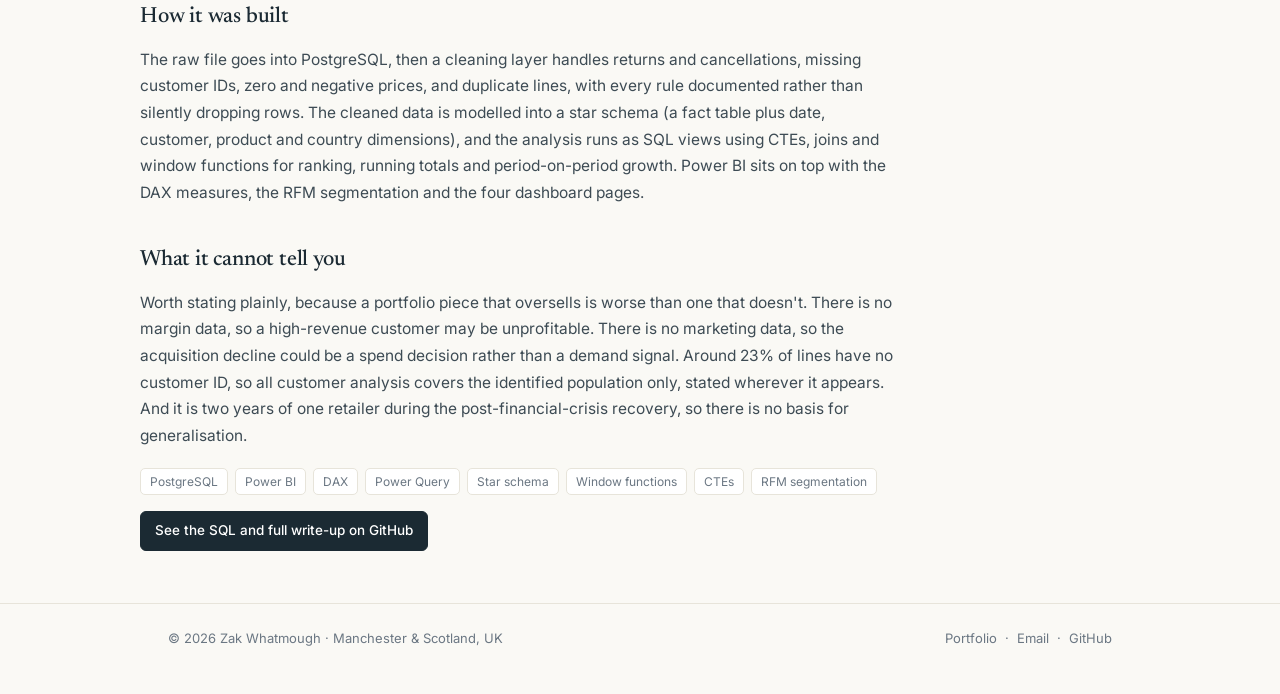
<file: ecommerce-commercial-intelligence/index.html>
<!DOCTYPE html>
<html lang="en">
<head>
<meta charset="UTF-8">
<meta name="viewport" content="width=device-width, initial-scale=1.0">
<title>E-Commerce Commercial Intelligence | Zak Whatmough</title>
<link rel="preconnect" href="https://fonts.googleapis.com">
<link rel="preconnect" href="https://fonts.gstatic.com" crossorigin>
<link href="https://fonts.googleapis.com/css2?family=Inter:wght@400;500;600;700&family=Newsreader:opsz,wght@6..72,400;6..72,500;6..72,600&display=swap" rel="stylesheet">
<link rel="stylesheet" href="../assets/site.css">
</head>
<body>

<nav class="subnav"><div class="wrap"><a class="backlink" href="../">&larr; Back to portfolio</a></div></nav>

<header class="subhead">
  <div class="wrap">
    <p class="proj-kicker">SQL · Power BI · Data modelling</p>
    <h1>E-Commerce Commercial Intelligence</h1>
    <p class="lead">Over a million real UK online-retail transactions, cleaned and modelled in SQL and turned into a four-page Power BI dashboard that a manager could actually decide from. Not a tutorial dataset, and not just charts. The point was findings someone would act on.</p>
    <div class="links">
      <a class="primary" href="https://github.com/zwhatmough/ecommerce-commercial-intelligence" target="_blank" rel="noopener">View on GitHub</a>
    </div>
  </div>
</header>

<main class="wrap prose">

  <div class="keynums">
    <div class="keynum"><div class="n">1M+</div><div class="l">transactions, UCI Online Retail II</div></div>
    <div class="keynum"><div class="n">£19.4M</div><div class="l">revenue over two trading years</div></div>
    <div class="keynum"><div class="n">72%</div><div class="l">of customers buy more than once</div></div>
  </div>

  <h2>Overview</h2>
  <p>The dataset is the UCI Online Retail II file: every invoice line from an anonymous UK online retailer across 2009 to 2011, just over a million rows. I loaded it into PostgreSQL, wrote the cleaning logic, modelled it into a star schema, and built the analytical views. On top of that sits a four-page Power BI dashboard covering an executive overview, customers, products and sales, and geography and cancellations, with around 15 DAX measures and an RFM customer segmentation.</p>
  <p>Because the data is transactions and nothing else (no cost, no margin, no marketing spend, no reason codes on cancellations), every finding is a statement about what happened, not why. Where a cause is plausible I flag it as a hypothesis to test rather than a conclusion.</p>

  <figure class="figrow">
    <img src="../images/ecommerce/executive-overview.png" alt="Executive overview page: revenue, orders, customers, cancellation rate">
    <img src="../images/ecommerce/customer-intelligence.png" alt="Customer intelligence page">
  </figure>
  <figure class="figrow">
    <img src="../images/ecommerce/product-performance.png" alt="Product and sales performance page">
    <img src="../images/ecommerce/geography-cancellations.png" alt="Geography and cancellations page">
  </figure>
  <figcaption style="margin-top:-14px">The four dashboard pages. Every visual uses a takeaway title, so the story reads from the headings.</figcaption>

  <h2>What the data showed</h2>
  <p><b>Revenue is flat, but the mix underneath it changed.</b> Comparing like-for-like trading years, net revenue was almost unchanged (down 0.9%) while orders fell 12.8% and average order value rose 13.7%. Revenue held up because baskets got bigger, not because the business did more trade. A headline of "revenue is stable" is true and misleading at the same time.</p>
  <p><b>Acquisition has stalled; the business lives off its existing book.</b> Repeat customers now drive about 96% of revenue, and the number of new customers won fell from 3,368 in 2010 to 1,529 in 2011. The business is trading on relationships it already has rather than winning new ones.</p>
  <p><b>Customer concentration is severe; product concentration is not.</b> The top 1% of customers (59 of them) generate 31% of attributable revenue, and the largest single customer is 3.5% on their own. Products are the opposite: no single product exceeds 1.7% of revenue. So the risk sits in who buys, not in what they buy, and losing a top customer hurts far more than losing a top product.</p>
  <p><b>Repeat business is almost the whole business.</b> 72% of customers who ever ordered came back, and customers with ten or more orders are 16% of the base but 68% of revenue. An RFM segmentation puts 392 high-value customers in an "at risk" group: people who averaged around £3,000 each and haven't ordered in roughly a year.</p>
  <p><b>International orders are worth about twice UK orders, but the book is thin.</b> International average order value is £813 against £394 domestic, yet 42 countries produce only 533 identified customers, and single markets rest on a handful of accounts (EIRE's revenue comes from five customers). That is concentration risk sitting inside what looks like headroom.</p>
  <p><b>Cancellations are frequent but small.</b> 15.5% of invoices are cancellations, but only 7.3% of gross value, because cancelled orders are systematically smaller. With no reason codes in the data, the dashboard can show where cancellations happen, not why.</p>

  <h2>Recommendations</h2>
  <p>Four, in priority order, each written as insight, implication, action. The language is deliberately tentative, because this data supports investigation rather than promises.</p>
  <ul>
    <li><b>Treat the order-count decline as the headline, not revenue.</b> Report orders and AOV as headline KPIs alongside revenue every month, and work out whether the AOV rise came from price, mix, or fewer-but-larger wholesale orders.</li>
    <li><b>Protect the top percentile before chasing new segments.</b> Retention is essentially the whole commercial model here, so put named ownership on the top 1% and treat a gap in their normal order cadence as an escalation.</li>
    <li><b>Test reactivation on the 392 at-risk high-value customers.</b> Run a structured test on a sample, hold the rest back as a control, and measure the response rather than assuming the roughly £1.2m of dormant revenue is recoverable.</li>
    <li><b>Check whether the high-AOV international accounts can be grown deliberately.</b> Profile the Netherlands, EIRE and Australia accounts first. If they are repeatable distributor relationships, test acquisition in similar markets; if they are one-offs, stop treating international AOV as an opportunity metric.</li>
  </ul>

  <h2>How it was built</h2>
  <p>The raw file goes into PostgreSQL, then a cleaning layer handles returns and cancellations, missing customer IDs, zero and negative prices, and duplicate lines, with every rule documented rather than silently dropping rows. The cleaned data is modelled into a star schema (a fact table plus date, customer, product and country dimensions), and the analysis runs as SQL views using CTEs, joins and window functions for ranking, running totals and period-on-period growth. Power BI sits on top with the DAX measures, the RFM segmentation and the four dashboard pages.</p>

  <h2>What it cannot tell you</h2>
  <p>Worth stating plainly, because a portfolio piece that oversells is worse than one that doesn't. There is no margin data, so a high-revenue customer may be unprofitable. There is no marketing data, so the acquisition decline could be a spend decision rather than a demand signal. Around 23% of lines have no customer ID, so all customer analysis covers the identified population only, stated wherever it appears. And it is two years of one retailer during the post-financial-crisis recovery, so there is no basis for generalisation.</p>

  <div class="tools" style="margin-top:18px">
    <span class="tool">PostgreSQL</span><span class="tool">Power BI</span><span class="tool">DAX</span><span class="tool">Power Query</span><span class="tool">Star schema</span><span class="tool">Window functions</span><span class="tool">CTEs</span><span class="tool">RFM segmentation</span>
  </div>
  <div class="links" style="margin-top:6px"><a class="primary" href="https://github.com/zwhatmough/ecommerce-commercial-intelligence" target="_blank" rel="noopener">See the SQL and full write-up on GitHub</a></div>

</main>

<footer>
  <div class="wrap">
    <div class="foot-inner">
      <span>© 2026 Zak Whatmough · Manchester &amp; Scotland, UK</span>
      <span><a href="../">Portfolio</a> &nbsp;·&nbsp; <a href="mailto:z.whatmough@hotmail.co.uk">Email</a> &nbsp;·&nbsp; <a href="https://github.com/zwhatmough" target="_blank" rel="noopener">GitHub</a></span>
    </div>
  </div>
</footer>

</body>
</html>
</file>
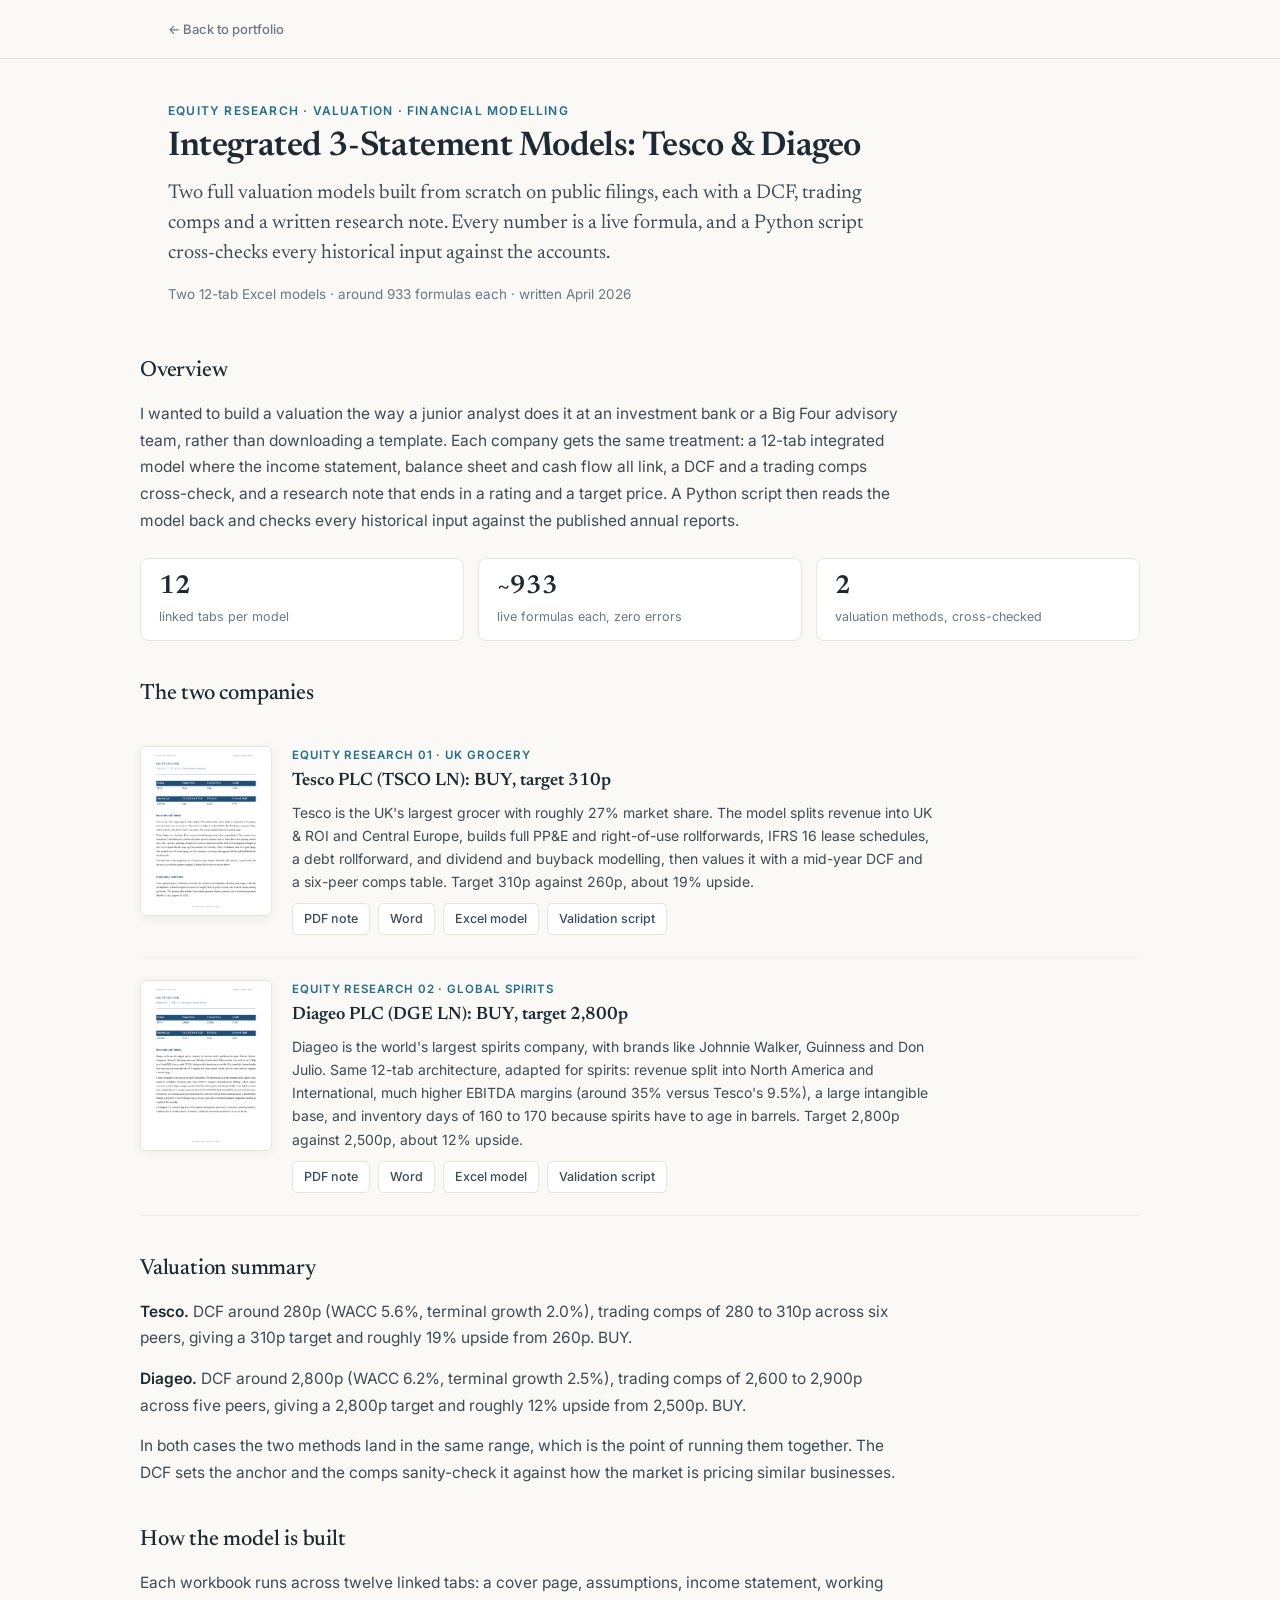
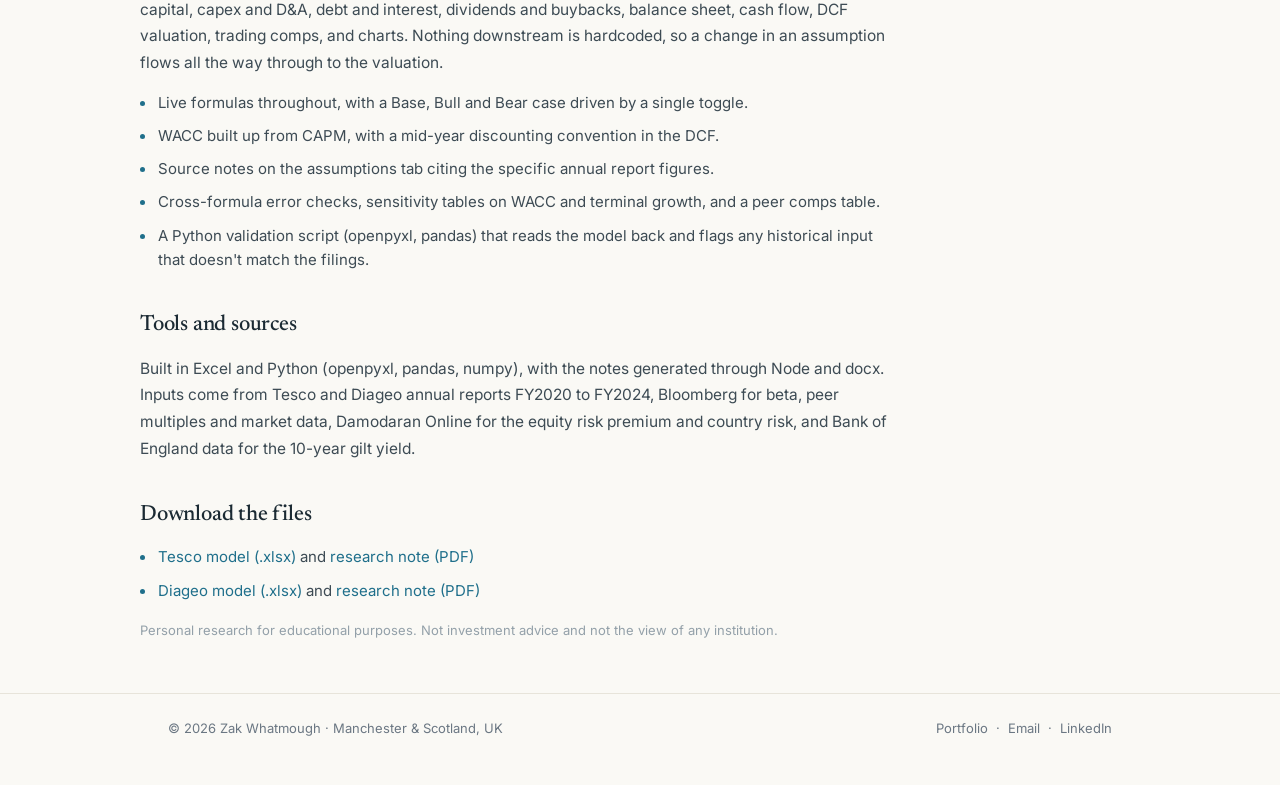
<file: equity-research-models/index.html>
<!DOCTYPE html>
<html lang="en">
<head>
<meta charset="UTF-8">
<meta name="viewport" content="width=device-width, initial-scale=1.0">
<title>Equity Research Models: Tesco &amp; Diageo | Zak Whatmough</title>
<link rel="preconnect" href="https://fonts.googleapis.com">
<link rel="preconnect" href="https://fonts.gstatic.com" crossorigin>
<link href="https://fonts.googleapis.com/css2?family=Inter:wght@400;500;600;700&family=Newsreader:opsz,wght@6..72,400;6..72,500;6..72,600&display=swap" rel="stylesheet">
<link rel="stylesheet" href="../assets/site.css">
</head>
<body>

<nav class="subnav"><div class="wrap"><a class="backlink" href="../">&larr; Back to portfolio</a></div></nav>

<header class="subhead">
  <div class="wrap">
    <p class="proj-kicker">Equity research · Valuation · Financial modelling</p>
    <h1>Integrated 3-Statement Models: Tesco &amp; Diageo</h1>
    <p class="lead">Two full valuation models built from scratch on public filings, each with a DCF, trading comps and a written research note. Every number is a live formula, and a Python script cross-checks every historical input against the accounts.</p>
    <p class="meta">Two 12-tab Excel models · around 933 formulas each · written April 2026</p>
  </div>
</header>

<main class="wrap prose">

  <h2>Overview</h2>
  <p>I wanted to build a valuation the way a junior analyst does it at an investment bank or a Big Four advisory team, rather than downloading a template. Each company gets the same treatment: a 12-tab integrated model where the income statement, balance sheet and cash flow all link, a DCF and a trading comps cross-check, and a research note that ends in a rating and a target price. A Python script then reads the model back and checks every historical input against the published annual reports.</p>

  <div class="keynums">
    <div class="keynum"><div class="n">12</div><div class="l">linked tabs per model</div></div>
    <div class="keynum"><div class="n">~933</div><div class="l">live formulas each, zero errors</div></div>
    <div class="keynum"><div class="n">2</div><div class="l">valuation methods, cross-checked</div></div>
  </div>

  <h2>The two companies</h2>

  <div class="doc-item">
    <a class="doc-thumb" href="Tesco_Equity_Research_Note_v2.pdf" target="_blank"><img src="../images/equity/tesco.png" alt="Tesco equity research note, first page"></a>
    <div class="doc-body">
      <div class="kick">Equity research 01 · UK grocery</div>
      <h3>Tesco PLC (TSCO LN): BUY, target 310p</h3>
      <p>Tesco is the UK's largest grocer with roughly 27% market share. The model splits revenue into UK &amp; ROI and Central Europe, builds full PP&amp;E and right-of-use rollforwards, IFRS 16 lease schedules, a debt rollforward, and dividend and buyback modelling, then values it with a mid-year DCF and a six-peer comps table. Target 310p against 260p, about 19% upside.</p>
      <div class="doc-links"><a href="Tesco_Equity_Research_Note_v2.pdf" target="_blank">PDF note</a><a href="Tesco_Equity_Research_Note_v2.docx">Word</a><a href="Tesco_Equity_Research_Model_v2.xlsx">Excel model</a><a href="tesco_data_validation.py" target="_blank">Validation script</a></div>
    </div>
  </div>

  <div class="doc-item">
    <a class="doc-thumb" href="Diageo_Equity_Research_Note_v2.pdf" target="_blank"><img src="../images/equity/diageo.png" alt="Diageo equity research note, first page"></a>
    <div class="doc-body">
      <div class="kick">Equity research 02 · Global spirits</div>
      <h3>Diageo PLC (DGE LN): BUY, target 2,800p</h3>
      <p>Diageo is the world's largest spirits company, with brands like Johnnie Walker, Guinness and Don Julio. Same 12-tab architecture, adapted for spirits: revenue split into North America and International, much higher EBITDA margins (around 35% versus Tesco's 9.5%), a large intangible base, and inventory days of 160 to 170 because spirits have to age in barrels. Target 2,800p against 2,500p, about 12% upside.</p>
      <div class="doc-links"><a href="Diageo_Equity_Research_Note_v2.pdf" target="_blank">PDF note</a><a href="Diageo_Equity_Research_Note_v2.docx">Word</a><a href="Diageo_Equity_Research_Model_v2.xlsx">Excel model</a><a href="diageo_data_validation.py" target="_blank">Validation script</a></div>
    </div>
  </div>

  <h2>Valuation summary</h2>
  <p><b>Tesco.</b> DCF around 280p (WACC 5.6%, terminal growth 2.0%), trading comps of 280 to 310p across six peers, giving a 310p target and roughly 19% upside from 260p. BUY.</p>
  <p><b>Diageo.</b> DCF around 2,800p (WACC 6.2%, terminal growth 2.5%), trading comps of 2,600 to 2,900p across five peers, giving a 2,800p target and roughly 12% upside from 2,500p. BUY.</p>
  <p>In both cases the two methods land in the same range, which is the point of running them together. The DCF sets the anchor and the comps sanity-check it against how the market is pricing similar businesses.</p>

  <h2>How the model is built</h2>
  <p>Each workbook runs across twelve linked tabs: a cover page, assumptions, income statement, working capital, capex and D&amp;A, debt and interest, dividends and buybacks, balance sheet, cash flow, DCF valuation, trading comps, and charts. Nothing downstream is hardcoded, so a change in an assumption flows all the way through to the valuation.</p>
  <ul>
    <li>Live formulas throughout, with a Base, Bull and Bear case driven by a single toggle.</li>
    <li>WACC built up from CAPM, with a mid-year discounting convention in the DCF.</li>
    <li>Source notes on the assumptions tab citing the specific annual report figures.</li>
    <li>Cross-formula error checks, sensitivity tables on WACC and terminal growth, and a peer comps table.</li>
    <li>A Python validation script (openpyxl, pandas) that reads the model back and flags any historical input that doesn't match the filings.</li>
  </ul>

  <h2>Tools and sources</h2>
  <p>Built in Excel and Python (openpyxl, pandas, numpy), with the notes generated through Node and docx. Inputs come from Tesco and Diageo annual reports FY2020 to FY2024, Bloomberg for beta, peer multiples and market data, Damodaran Online for the equity risk premium and country risk, and Bank of England data for the 10-year gilt yield.</p>

  <h2>Download the files</h2>
  <ul>
    <li><a href="Tesco_Equity_Research_Model_v2.xlsx">Tesco model (.xlsx)</a> and <a href="Tesco_Equity_Research_Note_v2.pdf" target="_blank">research note (PDF)</a></li>
    <li><a href="Diageo_Equity_Research_Model_v2.xlsx">Diageo model (.xlsx)</a> and <a href="Diageo_Equity_Research_Note_v2.pdf" target="_blank">research note (PDF)</a></li>
  </ul>

  <p style="font-size:13px;color:var(--faint);margin-top:8px">Personal research for educational purposes. Not investment advice and not the view of any institution.</p>

</main>

<footer>
  <div class="wrap">
    <div class="foot-inner">
      <span>© 2026 Zak Whatmough · Manchester &amp; Scotland, UK</span>
      <span><a href="../">Portfolio</a> &nbsp;·&nbsp; <a href="mailto:z.whatmough@hotmail.co.uk">Email</a> &nbsp;·&nbsp; <a href="https://www.linkedin.com/in/zak-whatmough" target="_blank" rel="noopener">LinkedIn</a></span>
    </div>
  </div>
</footer>

</body>
</html>
</file>
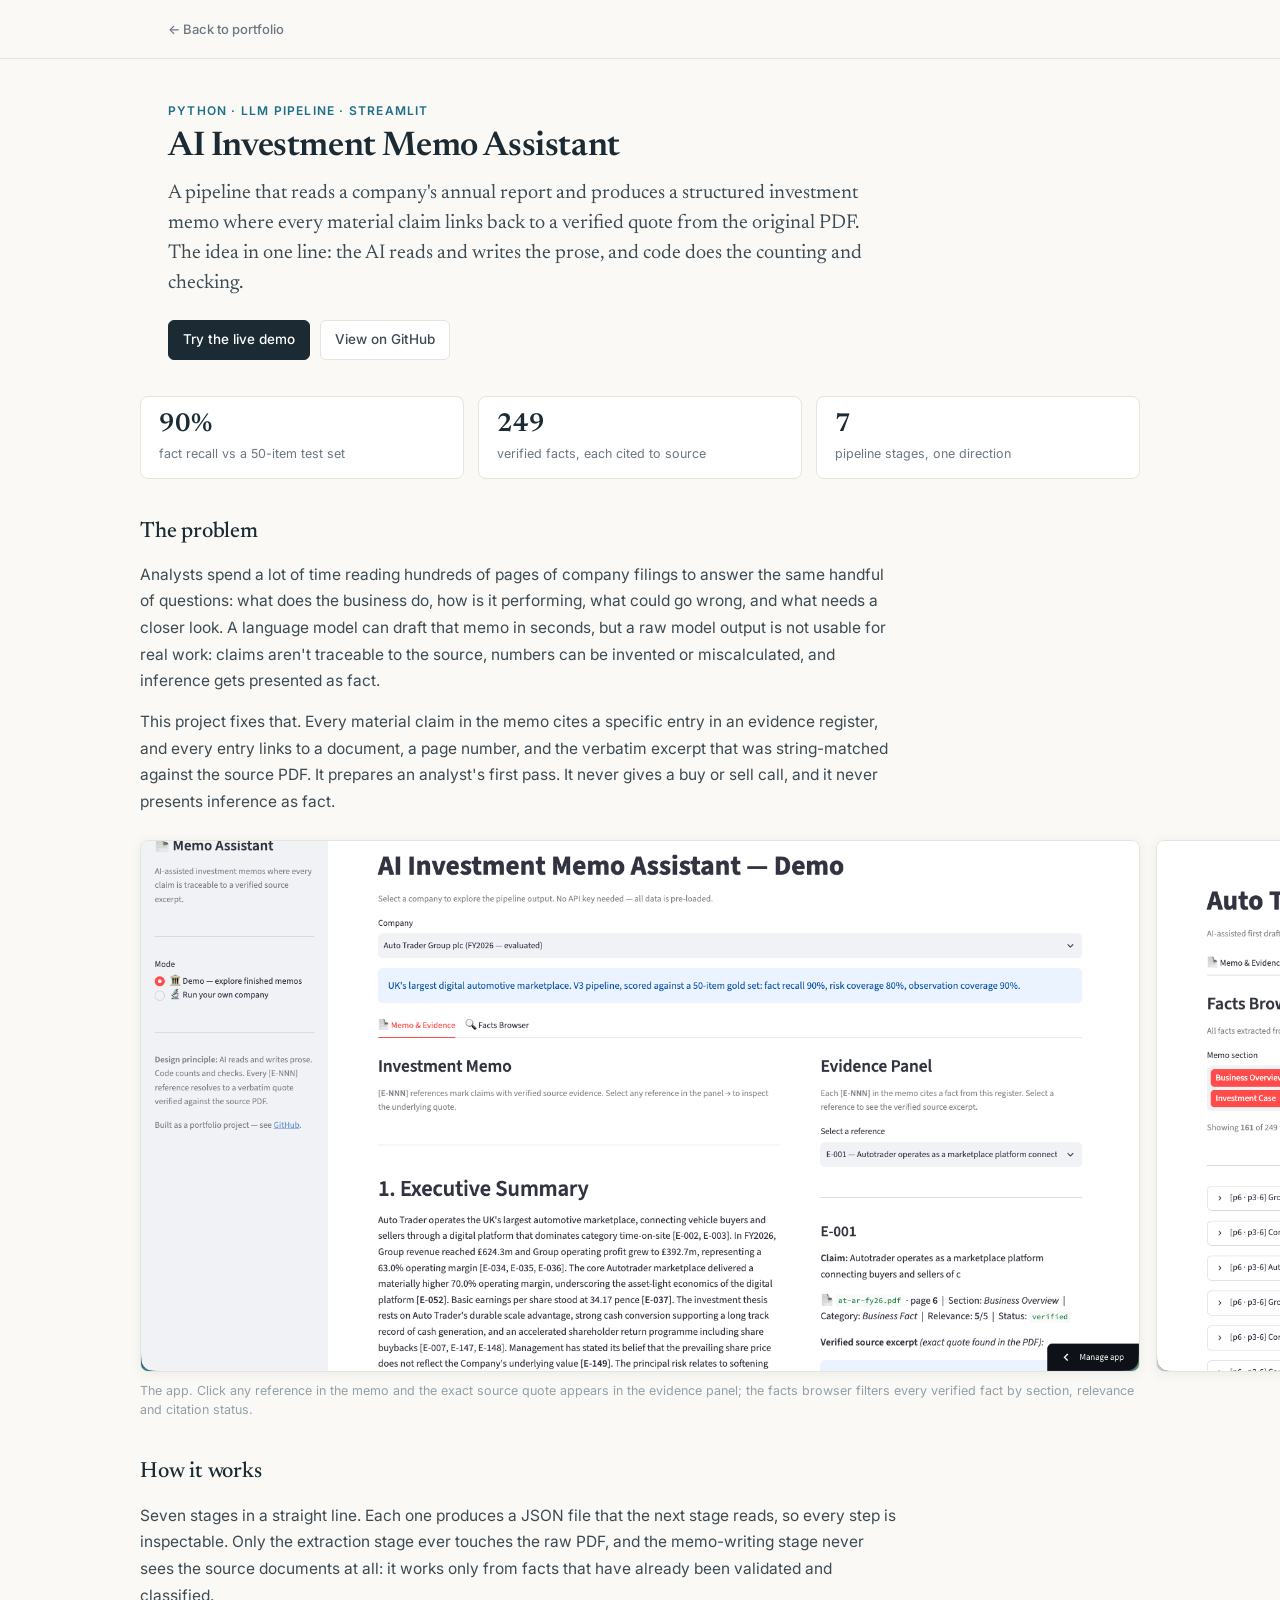
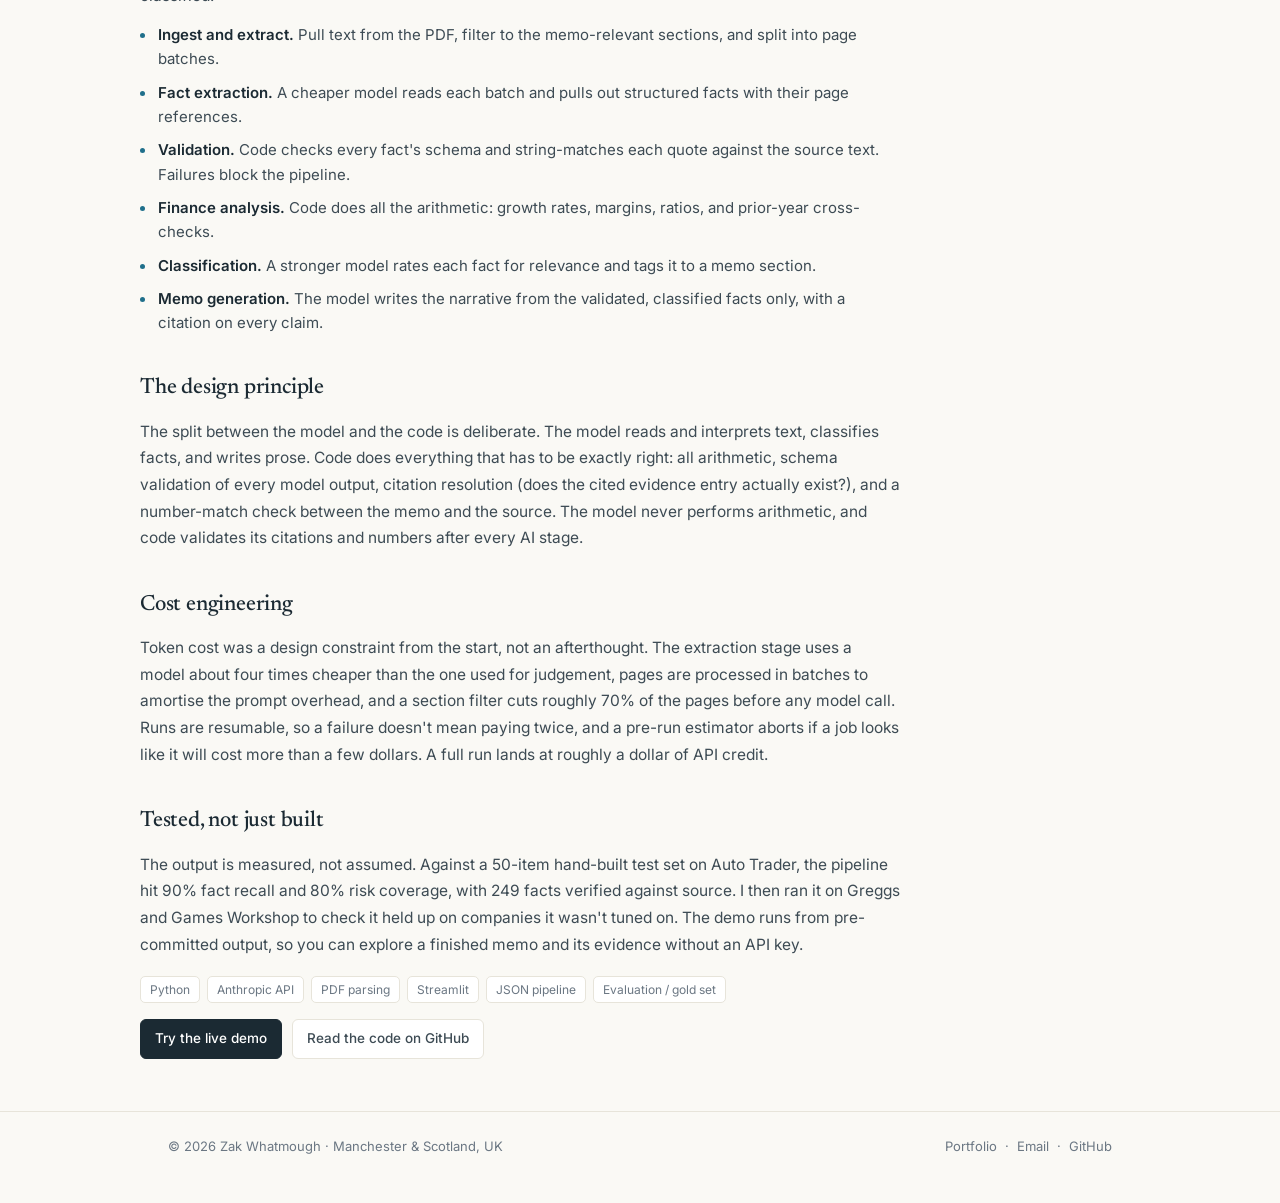
<file: memo-assistant/index.html>
<!DOCTYPE html>
<html lang="en">
<head>
<meta charset="UTF-8">
<meta name="viewport" content="width=device-width, initial-scale=1.0">
<title>AI Investment Memo Assistant | Zak Whatmough</title>
<link rel="preconnect" href="https://fonts.googleapis.com">
<link rel="preconnect" href="https://fonts.gstatic.com" crossorigin>
<link href="https://fonts.googleapis.com/css2?family=Inter:wght@400;500;600;700&family=Newsreader:opsz,wght@6..72,400;6..72,500;6..72,600&display=swap" rel="stylesheet">
<link rel="stylesheet" href="../assets/site.css">
</head>
<body>

<nav class="subnav"><div class="wrap"><a class="backlink" href="../">&larr; Back to portfolio</a></div></nav>

<header class="subhead">
  <div class="wrap">
    <p class="proj-kicker">Python · LLM pipeline · Streamlit</p>
    <h1>AI Investment Memo Assistant</h1>
    <p class="lead">A pipeline that reads a company's annual report and produces a structured investment memo where every material claim links back to a verified quote from the original PDF. The idea in one line: the AI reads and writes the prose, and code does the counting and checking.</p>
    <div class="links">
      <a class="primary" href="https://memo-assistant.streamlit.app" target="_blank" rel="noopener">Try the live demo</a>
      <a href="https://github.com/zwhatmough/memo-assistant" target="_blank" rel="noopener">View on GitHub</a>
    </div>
  </div>
</header>

<main class="wrap prose">

  <div class="keynums">
    <div class="keynum"><div class="n">90%</div><div class="l">fact recall vs a 50-item test set</div></div>
    <div class="keynum"><div class="n">249</div><div class="l">verified facts, each cited to source</div></div>
    <div class="keynum"><div class="n">7</div><div class="l">pipeline stages, one direction</div></div>
  </div>

  <h2>The problem</h2>
  <p>Analysts spend a lot of time reading hundreds of pages of company filings to answer the same handful of questions: what does the business do, how is it performing, what could go wrong, and what needs a closer look. A language model can draft that memo in seconds, but a raw model output is not usable for real work: claims aren't traceable to the source, numbers can be invented or miscalculated, and inference gets presented as fact.</p>
  <p>This project fixes that. Every material claim in the memo cites a specific entry in an evidence register, and every entry links to a document, a page number, and the verbatim excerpt that was string-matched against the source PDF. It prepares an analyst's first pass. It never gives a buy or sell call, and it never presents inference as fact.</p>

  <figure class="figrow">
    <img src="../images/memo-assistant/app-memo-evidence.png" alt="Memo and evidence view: cited memo with a source-excerpt panel">
    <img src="../images/memo-assistant/app-facts-browser.png" alt="Facts browser: filterable verified facts by section and citation status">
  </figure>
  <figcaption style="margin-top:-14px">The app. Click any reference in the memo and the exact source quote appears in the evidence panel; the facts browser filters every verified fact by section, relevance and citation status.</figcaption>

  <h2>How it works</h2>
  <p>Seven stages in a straight line. Each one produces a JSON file that the next stage reads, so every step is inspectable. Only the extraction stage ever touches the raw PDF, and the memo-writing stage never sees the source documents at all: it works only from facts that have already been validated and classified.</p>
  <ul>
    <li><b>Ingest and extract.</b> Pull text from the PDF, filter to the memo-relevant sections, and split into page batches.</li>
    <li><b>Fact extraction.</b> A cheaper model reads each batch and pulls out structured facts with their page references.</li>
    <li><b>Validation.</b> Code checks every fact's schema and string-matches each quote against the source text. Failures block the pipeline.</li>
    <li><b>Finance analysis.</b> Code does all the arithmetic: growth rates, margins, ratios, and prior-year cross-checks.</li>
    <li><b>Classification.</b> A stronger model rates each fact for relevance and tags it to a memo section.</li>
    <li><b>Memo generation.</b> The model writes the narrative from the validated, classified facts only, with a citation on every claim.</li>
  </ul>

  <h2>The design principle</h2>
  <p>The split between the model and the code is deliberate. The model reads and interprets text, classifies facts, and writes prose. Code does everything that has to be exactly right: all arithmetic, schema validation of every model output, citation resolution (does the cited evidence entry actually exist?), and a number-match check between the memo and the source. The model never performs arithmetic, and code validates its citations and numbers after every AI stage.</p>

  <h2>Cost engineering</h2>
  <p>Token cost was a design constraint from the start, not an afterthought. The extraction stage uses a model about four times cheaper than the one used for judgement, pages are processed in batches to amortise the prompt overhead, and a section filter cuts roughly 70% of the pages before any model call. Runs are resumable, so a failure doesn't mean paying twice, and a pre-run estimator aborts if a job looks like it will cost more than a few dollars. A full run lands at roughly a dollar of API credit.</p>

  <h2>Tested, not just built</h2>
  <p>The output is measured, not assumed. Against a 50-item hand-built test set on Auto Trader, the pipeline hit 90% fact recall and 80% risk coverage, with 249 facts verified against source. I then ran it on Greggs and Games Workshop to check it held up on companies it wasn't tuned on. The demo runs from pre-committed output, so you can explore a finished memo and its evidence without an API key.</p>

  <div class="tools" style="margin-top:18px">
    <span class="tool">Python</span><span class="tool">Anthropic API</span><span class="tool">PDF parsing</span><span class="tool">Streamlit</span><span class="tool">JSON pipeline</span><span class="tool">Evaluation / gold set</span>
  </div>
  <div class="links" style="margin-top:6px">
    <a class="primary" href="https://memo-assistant.streamlit.app" target="_blank" rel="noopener">Try the live demo</a>
    <a href="https://github.com/zwhatmough/memo-assistant" target="_blank" rel="noopener">Read the code on GitHub</a>
  </div>

</main>

<footer>
  <div class="wrap">
    <div class="foot-inner">
      <span>© 2026 Zak Whatmough · Manchester &amp; Scotland, UK</span>
      <span><a href="../">Portfolio</a> &nbsp;·&nbsp; <a href="mailto:z.whatmough@hotmail.co.uk">Email</a> &nbsp;·&nbsp; <a href="https://github.com/zwhatmough" target="_blank" rel="noopener">GitHub</a></span>
    </div>
  </div>
</footer>

</body>
</html>
</file>
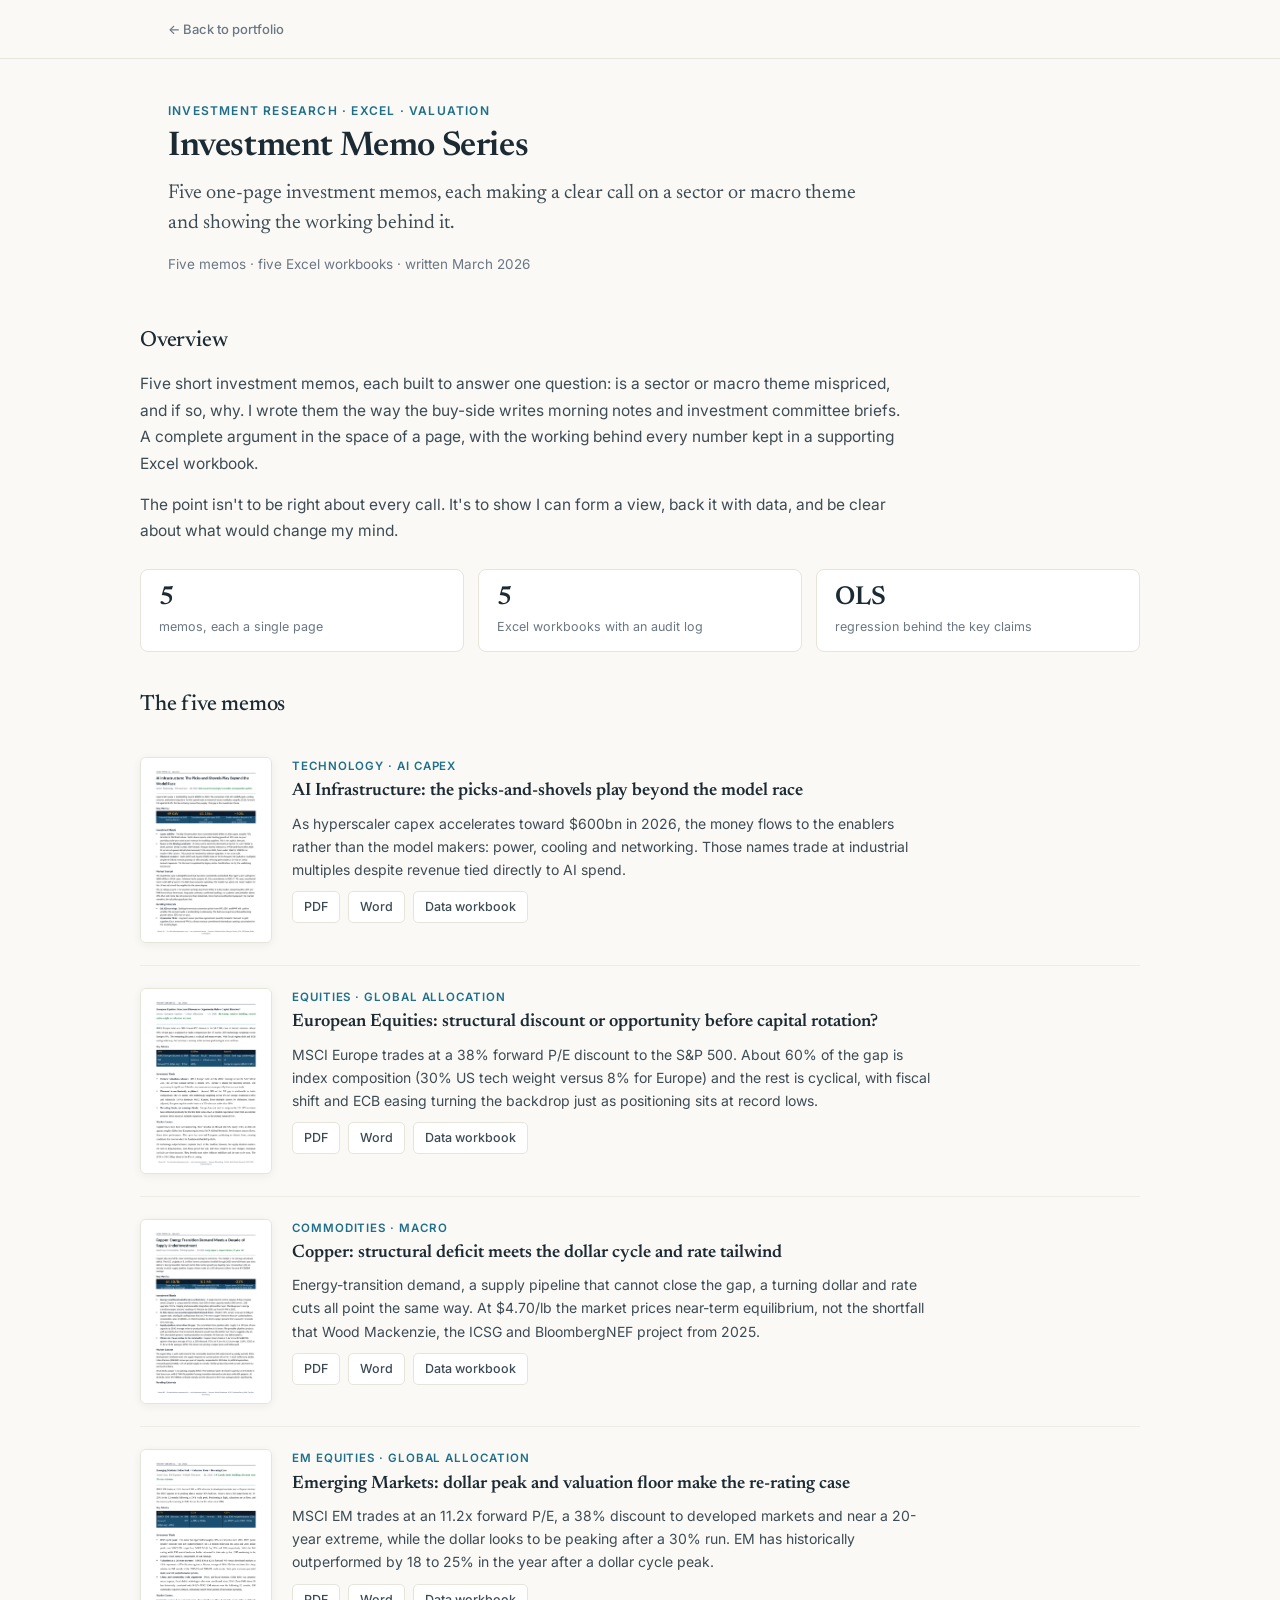
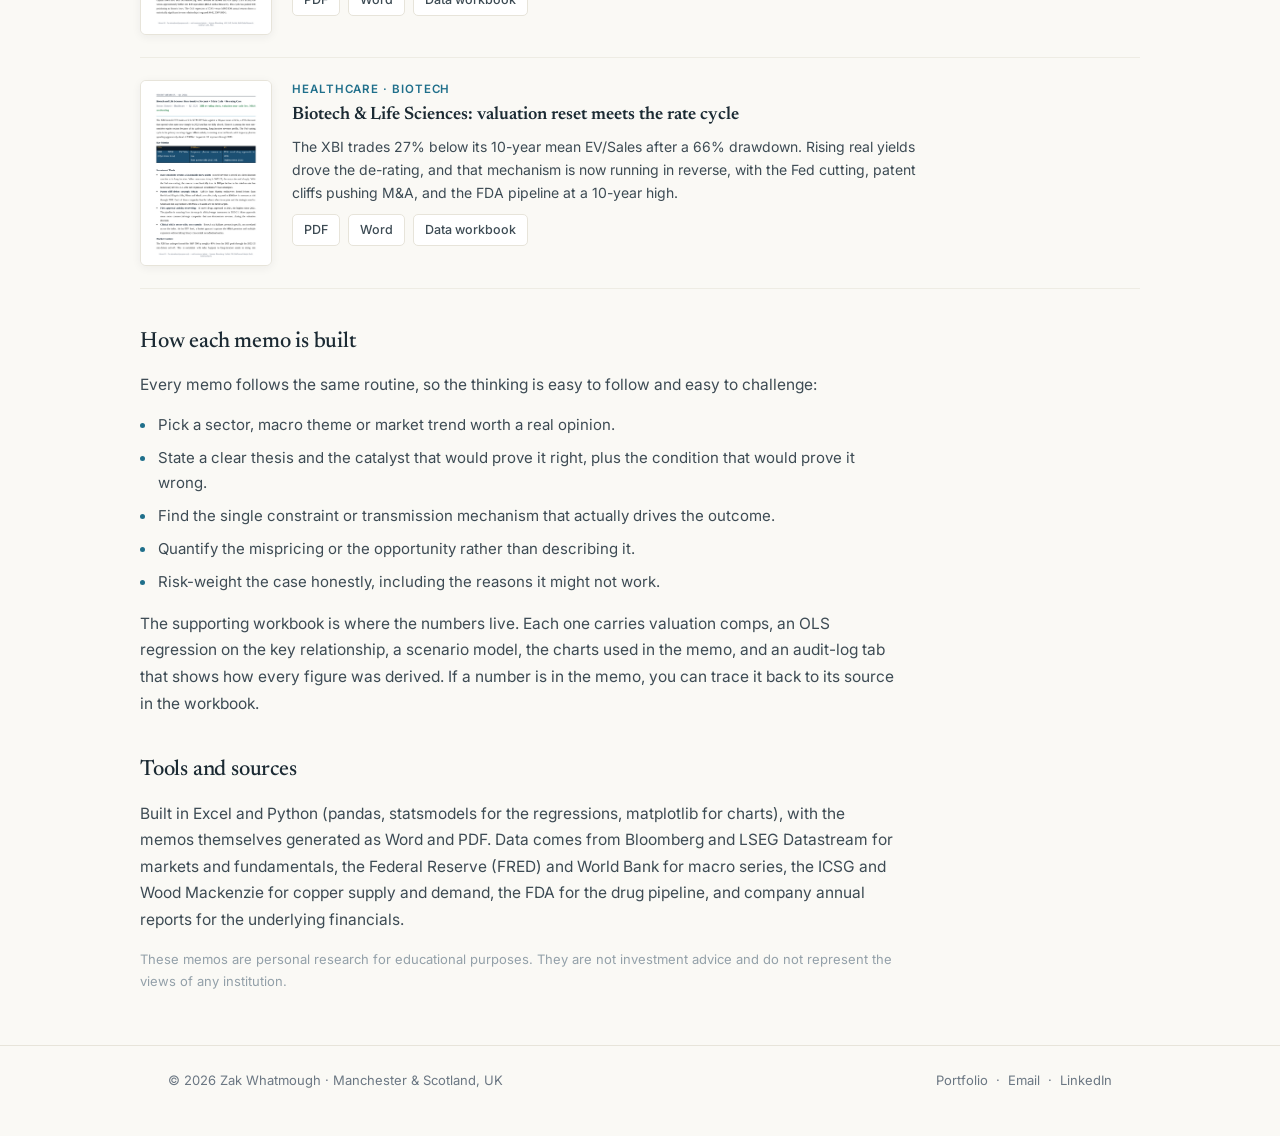
<file: memos/index.html>
<!DOCTYPE html>
<html lang="en">
<head>
<meta charset="UTF-8">
<meta name="viewport" content="width=device-width, initial-scale=1.0">
<title>Investment Memo Series | Zak Whatmough</title>
<link rel="preconnect" href="https://fonts.googleapis.com">
<link rel="preconnect" href="https://fonts.gstatic.com" crossorigin>
<link href="https://fonts.googleapis.com/css2?family=Inter:wght@400;500;600;700&family=Newsreader:opsz,wght@6..72,400;6..72,500;6..72,600&display=swap" rel="stylesheet">
<link rel="stylesheet" href="../assets/site.css">
</head>
<body>

<nav class="subnav"><div class="wrap"><a class="backlink" href="../">&larr; Back to portfolio</a></div></nav>

<header class="subhead">
  <div class="wrap">
    <p class="proj-kicker">Investment research · Excel · Valuation</p>
    <h1>Investment Memo Series</h1>
    <p class="lead">Five one-page investment memos, each making a clear call on a sector or macro theme and showing the working behind it.</p>
    <p class="meta">Five memos · five Excel workbooks · written March 2026</p>
  </div>
</header>

<main class="wrap prose">

  <h2>Overview</h2>
  <p>Five short investment memos, each built to answer one question: is a sector or macro theme mispriced, and if so, why. I wrote them the way the buy-side writes morning notes and investment committee briefs. A complete argument in the space of a page, with the working behind every number kept in a supporting Excel workbook.</p>
  <p>The point isn't to be right about every call. It's to show I can form a view, back it with data, and be clear about what would change my mind.</p>

  <div class="keynums">
    <div class="keynum"><div class="n">5</div><div class="l">memos, each a single page</div></div>
    <div class="keynum"><div class="n">5</div><div class="l">Excel workbooks with an audit log</div></div>
    <div class="keynum"><div class="n">OLS</div><div class="l">regression behind the key claims</div></div>
  </div>

  <h2>The five memos</h2>

  <div class="doc-item">
    <a class="doc-thumb" href="memo-01-ai-infrastructure.pdf" target="_blank"><img src="../images/memos/memo-01.png" alt="AI infrastructure memo, first page"></a>
    <div class="doc-body">
      <div class="kick">Technology · AI capex</div>
      <h3>AI Infrastructure: the picks-and-shovels play beyond the model race</h3>
      <p>As hyperscaler capex accelerates toward $600bn in 2026, the money flows to the enablers rather than the model makers: power, cooling and networking. Those names trade at industrial multiples despite revenue tied directly to AI spend.</p>
      <div class="doc-links"><a href="memo-01-ai-infrastructure.pdf" target="_blank">PDF</a><a href="memo-01-ai-infrastructure.docx">Word</a><a href="memo-01-ai-infrastructure-data.xlsx">Data workbook</a></div>
    </div>
  </div>

  <div class="doc-item">
    <a class="doc-thumb" href="memo-02-european-equities.pdf" target="_blank"><img src="../images/memos/memo-02.png" alt="European equities memo, first page"></a>
    <div class="doc-body">
      <div class="kick">Equities · Global allocation</div>
      <h3>European Equities: structural discount or opportunity before capital rotation?</h3>
      <p>MSCI Europe trades at a 38% forward P/E discount to the S&amp;P 500. About 60% of the gap is index composition (30% US tech weight versus 8% for Europe) and the rest is cyclical, with fiscal shift and ECB easing turning the backdrop just as positioning sits at record lows.</p>
      <div class="doc-links"><a href="memo-02-european-equities.pdf" target="_blank">PDF</a><a href="memo-02-european-equities.docx">Word</a><a href="memo-02-european-equities-data.xlsx">Data workbook</a></div>
    </div>
  </div>

  <div class="doc-item">
    <a class="doc-thumb" href="memo-03-copper-energy-transition.pdf" target="_blank"><img src="../images/memos/memo-03.png" alt="Copper memo, first page"></a>
    <div class="doc-body">
      <div class="kick">Commodities · Macro</div>
      <h3>Copper: structural deficit meets the dollar cycle and rate tailwind</h3>
      <p>Energy-transition demand, a supply pipeline that cannot close the gap, a turning dollar and rate cuts all point the same way. At $4.70/lb the market prices near-term equilibrium, not the shortfall that Wood Mackenzie, the ICSG and BloombergNEF project from 2025.</p>
      <div class="doc-links"><a href="memo-03-copper-energy-transition.pdf" target="_blank">PDF</a><a href="memo-03-copper-energy-transition.docx">Word</a><a href="memo-03-copper-data.xlsx">Data workbook</a></div>
    </div>
  </div>

  <div class="doc-item">
    <a class="doc-thumb" href="memo-04-emerging-markets.pdf" target="_blank"><img src="../images/memos/memo-04.png" alt="Emerging markets memo, first page"></a>
    <div class="doc-body">
      <div class="kick">EM equities · Global allocation</div>
      <h3>Emerging Markets: dollar peak and valuation floor make the re-rating case</h3>
      <p>MSCI EM trades at an 11.2x forward P/E, a 38% discount to developed markets and near a 20-year extreme, while the dollar looks to be peaking after a 30% run. EM has historically outperformed by 18 to 25% in the year after a dollar cycle peak.</p>
      <div class="doc-links"><a href="memo-04-emerging-markets.pdf" target="_blank">PDF</a><a href="memo-04-emerging-markets.docx">Word</a><a href="memo-04-emerging-markets-data.xlsx">Data workbook</a></div>
    </div>
  </div>

  <div class="doc-item">
    <a class="doc-thumb" href="memo-05-biotech.pdf" target="_blank"><img src="../images/memos/memo-05.png" alt="Biotech memo, first page"></a>
    <div class="doc-body">
      <div class="kick">Healthcare · Biotech</div>
      <h3>Biotech &amp; Life Sciences: valuation reset meets the rate cycle</h3>
      <p>The XBI trades 27% below its 10-year mean EV/Sales after a 66% drawdown. Rising real yields drove the de-rating, and that mechanism is now running in reverse, with the Fed cutting, patent cliffs pushing M&amp;A, and the FDA pipeline at a 10-year high.</p>
      <div class="doc-links"><a href="memo-05-biotech.pdf" target="_blank">PDF</a><a href="memo-05-biotech.docx">Word</a><a href="memo-05-biotech-data.xlsx">Data workbook</a></div>
    </div>
  </div>

  <h2>How each memo is built</h2>
  <p>Every memo follows the same routine, so the thinking is easy to follow and easy to challenge:</p>
  <ul>
    <li>Pick a sector, macro theme or market trend worth a real opinion.</li>
    <li>State a clear thesis and the catalyst that would prove it right, plus the condition that would prove it wrong.</li>
    <li>Find the single constraint or transmission mechanism that actually drives the outcome.</li>
    <li>Quantify the mispricing or the opportunity rather than describing it.</li>
    <li>Risk-weight the case honestly, including the reasons it might not work.</li>
  </ul>
  <p>The supporting workbook is where the numbers live. Each one carries valuation comps, an OLS regression on the key relationship, a scenario model, the charts used in the memo, and an audit-log tab that shows how every figure was derived. If a number is in the memo, you can trace it back to its source in the workbook.</p>

  <h2>Tools and sources</h2>
  <p>Built in Excel and Python (pandas, statsmodels for the regressions, matplotlib for charts), with the memos themselves generated as Word and PDF. Data comes from Bloomberg and LSEG Datastream for markets and fundamentals, the Federal Reserve (FRED) and World Bank for macro series, the ICSG and Wood Mackenzie for copper supply and demand, the FDA for the drug pipeline, and company annual reports for the underlying financials.</p>

  <p style="font-size:13px;color:var(--faint);margin-top:8px">These memos are personal research for educational purposes. They are not investment advice and do not represent the views of any institution.</p>

</main>

<footer>
  <div class="wrap">
    <div class="foot-inner">
      <span>© 2026 Zak Whatmough · Manchester &amp; Scotland, UK</span>
      <span><a href="../">Portfolio</a> &nbsp;·&nbsp; <a href="mailto:z.whatmough@hotmail.co.uk">Email</a> &nbsp;·&nbsp; <a href="https://www.linkedin.com/in/zak-whatmough" target="_blank" rel="noopener">LinkedIn</a></span>
    </div>
  </div>
</footer>

</body>
</html>
</file>
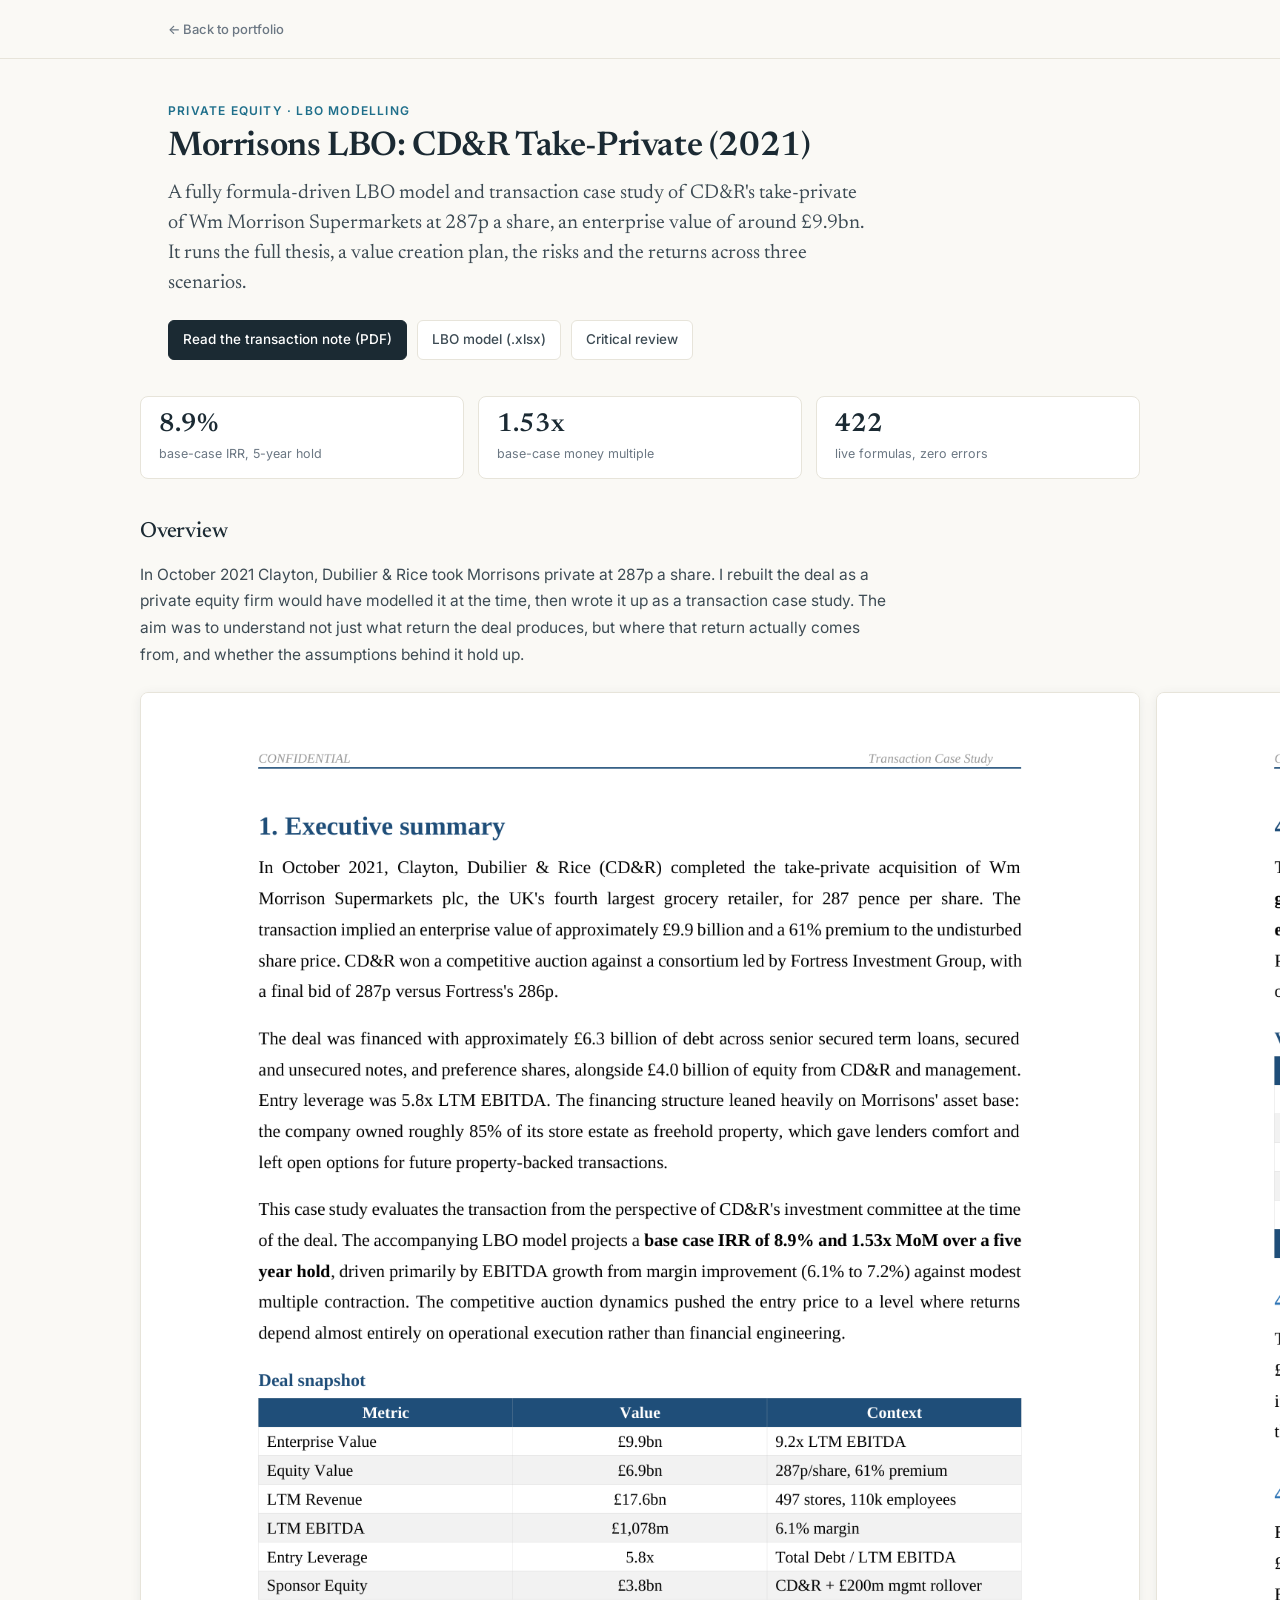
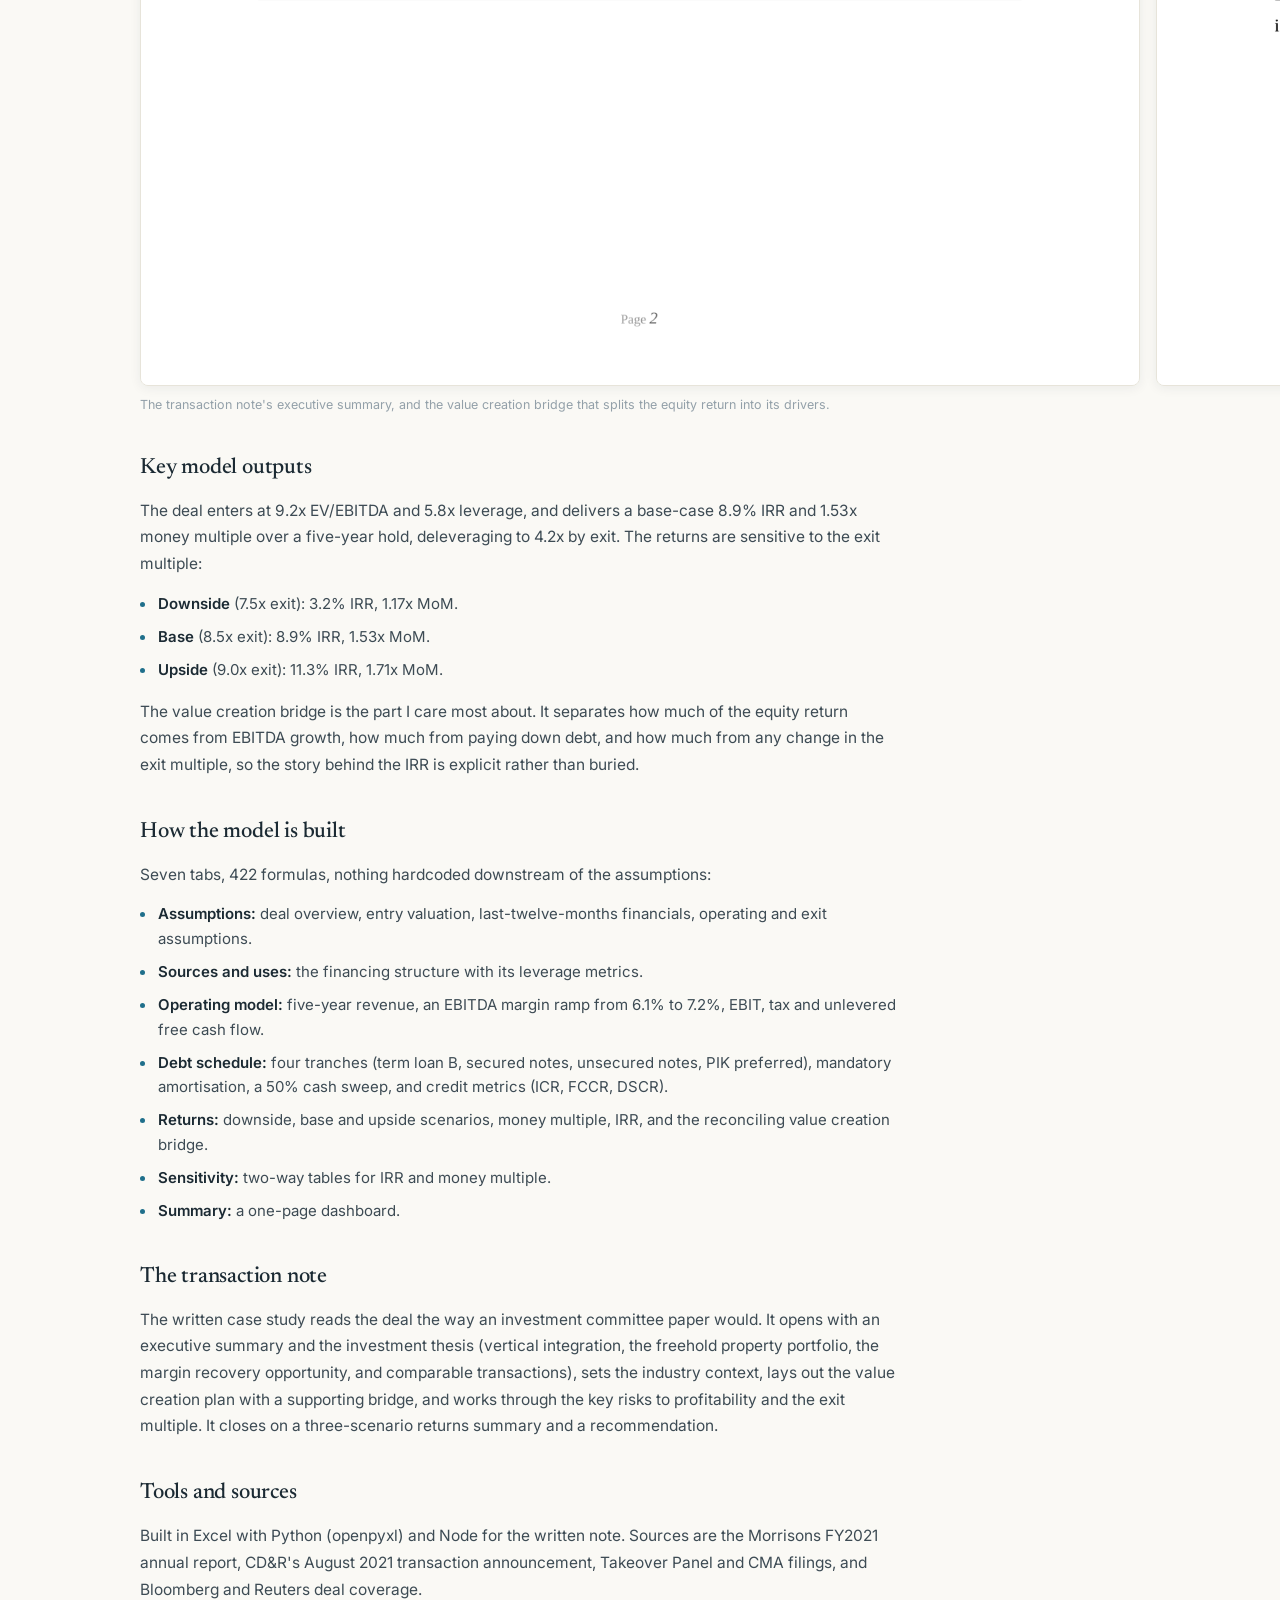
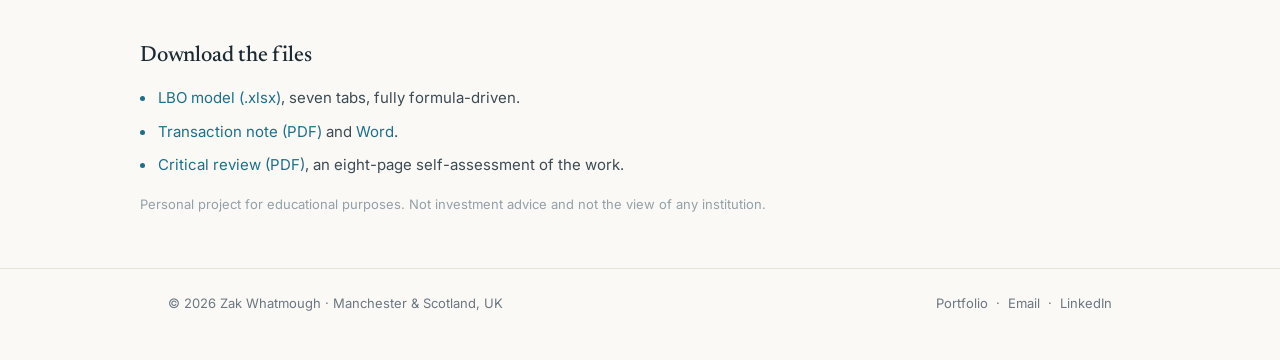
<file: morrisons-lbo/index.html>
<!DOCTYPE html>
<html lang="en">
<head>
<meta charset="UTF-8">
<meta name="viewport" content="width=device-width, initial-scale=1.0">
<title>Morrisons LBO: CD&amp;R Take-Private | Zak Whatmough</title>
<link rel="preconnect" href="https://fonts.googleapis.com">
<link rel="preconnect" href="https://fonts.gstatic.com" crossorigin>
<link href="https://fonts.googleapis.com/css2?family=Inter:wght@400;500;600;700&family=Newsreader:opsz,wght@6..72,400;6..72,500;6..72,600&display=swap" rel="stylesheet">
<link rel="stylesheet" href="../assets/site.css">
</head>
<body>

<nav class="subnav"><div class="wrap"><a class="backlink" href="../">&larr; Back to portfolio</a></div></nav>

<header class="subhead">
  <div class="wrap">
    <p class="proj-kicker">Private equity · LBO modelling</p>
    <h1>Morrisons LBO: CD&amp;R Take-Private (2021)</h1>
    <p class="lead">A fully formula-driven LBO model and transaction case study of CD&amp;R's take-private of Wm Morrison Supermarkets at 287p a share, an enterprise value of around £9.9bn. It runs the full thesis, a value creation plan, the risks and the returns across three scenarios.</p>
    <div class="links">
      <a class="primary" href="Morrisons_Transaction_Note_2021.pdf" target="_blank">Read the transaction note (PDF)</a>
      <a href="Morrisons_LBO_Model_2021.xlsx">LBO model (.xlsx)</a>
      <a href="Morrisons_Project_Review.pdf" target="_blank">Critical review</a>
    </div>
  </div>
</header>

<main class="wrap prose">

  <div class="keynums">
    <div class="keynum"><div class="n">8.9%</div><div class="l">base-case IRR, 5-year hold</div></div>
    <div class="keynum"><div class="n">1.53x</div><div class="l">base-case money multiple</div></div>
    <div class="keynum"><div class="n">422</div><div class="l">live formulas, zero errors</div></div>
  </div>

  <h2>Overview</h2>
  <p>In October 2021 Clayton, Dubilier &amp; Rice took Morrisons private at 287p a share. I rebuilt the deal as a private equity firm would have modelled it at the time, then wrote it up as a transaction case study. The aim was to understand not just what return the deal produces, but where that return actually comes from, and whether the assumptions behind it hold up.</p>

  <figure class="figrow">
    <img src="../images/lbo/exec-summary.png" alt="Transaction note executive summary and deal snapshot">
    <img src="../images/lbo/value-bridge.png" alt="Value creation bridge separating EBITDA growth from multiple and leverage">
  </figure>
  <figcaption style="margin-top:-14px">The transaction note's executive summary, and the value creation bridge that splits the equity return into its drivers.</figcaption>

  <h2>Key model outputs</h2>
  <p>The deal enters at 9.2x EV/EBITDA and 5.8x leverage, and delivers a base-case 8.9% IRR and 1.53x money multiple over a five-year hold, deleveraging to 4.2x by exit. The returns are sensitive to the exit multiple:</p>
  <ul>
    <li><b>Downside</b> (7.5x exit): 3.2% IRR, 1.17x MoM.</li>
    <li><b>Base</b> (8.5x exit): 8.9% IRR, 1.53x MoM.</li>
    <li><b>Upside</b> (9.0x exit): 11.3% IRR, 1.71x MoM.</li>
  </ul>
  <p>The value creation bridge is the part I care most about. It separates how much of the equity return comes from EBITDA growth, how much from paying down debt, and how much from any change in the exit multiple, so the story behind the IRR is explicit rather than buried.</p>

  <h2>How the model is built</h2>
  <p>Seven tabs, 422 formulas, nothing hardcoded downstream of the assumptions:</p>
  <ul>
    <li><b>Assumptions:</b> deal overview, entry valuation, last-twelve-months financials, operating and exit assumptions.</li>
    <li><b>Sources and uses:</b> the financing structure with its leverage metrics.</li>
    <li><b>Operating model:</b> five-year revenue, an EBITDA margin ramp from 6.1% to 7.2%, EBIT, tax and unlevered free cash flow.</li>
    <li><b>Debt schedule:</b> four tranches (term loan B, secured notes, unsecured notes, PIK preferred), mandatory amortisation, a 50% cash sweep, and credit metrics (ICR, FCCR, DSCR).</li>
    <li><b>Returns:</b> downside, base and upside scenarios, money multiple, IRR, and the reconciling value creation bridge.</li>
    <li><b>Sensitivity:</b> two-way tables for IRR and money multiple.</li>
    <li><b>Summary:</b> a one-page dashboard.</li>
  </ul>

  <h2>The transaction note</h2>
  <p>The written case study reads the deal the way an investment committee paper would. It opens with an executive summary and the investment thesis (vertical integration, the freehold property portfolio, the margin recovery opportunity, and comparable transactions), sets the industry context, lays out the value creation plan with a supporting bridge, and works through the key risks to profitability and the exit multiple. It closes on a three-scenario returns summary and a recommendation.</p>

  <h2>Tools and sources</h2>
  <p>Built in Excel with Python (openpyxl) and Node for the written note. Sources are the Morrisons FY2021 annual report, CD&amp;R's August 2021 transaction announcement, Takeover Panel and CMA filings, and Bloomberg and Reuters deal coverage.</p>

  <h2>Download the files</h2>
  <ul>
    <li><a href="Morrisons_LBO_Model_2021.xlsx">LBO model (.xlsx)</a>, seven tabs, fully formula-driven.</li>
    <li><a href="Morrisons_Transaction_Note_2021.pdf" target="_blank">Transaction note (PDF)</a> and <a href="Morrisons_Transaction_Note_2021.docx">Word</a>.</li>
    <li><a href="Morrisons_Project_Review.pdf" target="_blank">Critical review (PDF)</a>, an eight-page self-assessment of the work.</li>
  </ul>

  <p style="font-size:13px;color:var(--faint);margin-top:8px">Personal project for educational purposes. Not investment advice and not the view of any institution.</p>

</main>

<footer>
  <div class="wrap">
    <div class="foot-inner">
      <span>© 2026 Zak Whatmough · Manchester &amp; Scotland, UK</span>
      <span><a href="../">Portfolio</a> &nbsp;·&nbsp; <a href="mailto:z.whatmough@hotmail.co.uk">Email</a> &nbsp;·&nbsp; <a href="https://www.linkedin.com/in/zak-whatmough" target="_blank" rel="noopener">LinkedIn</a></span>
    </div>
  </div>
</footer>

</body>
</html>
</file>
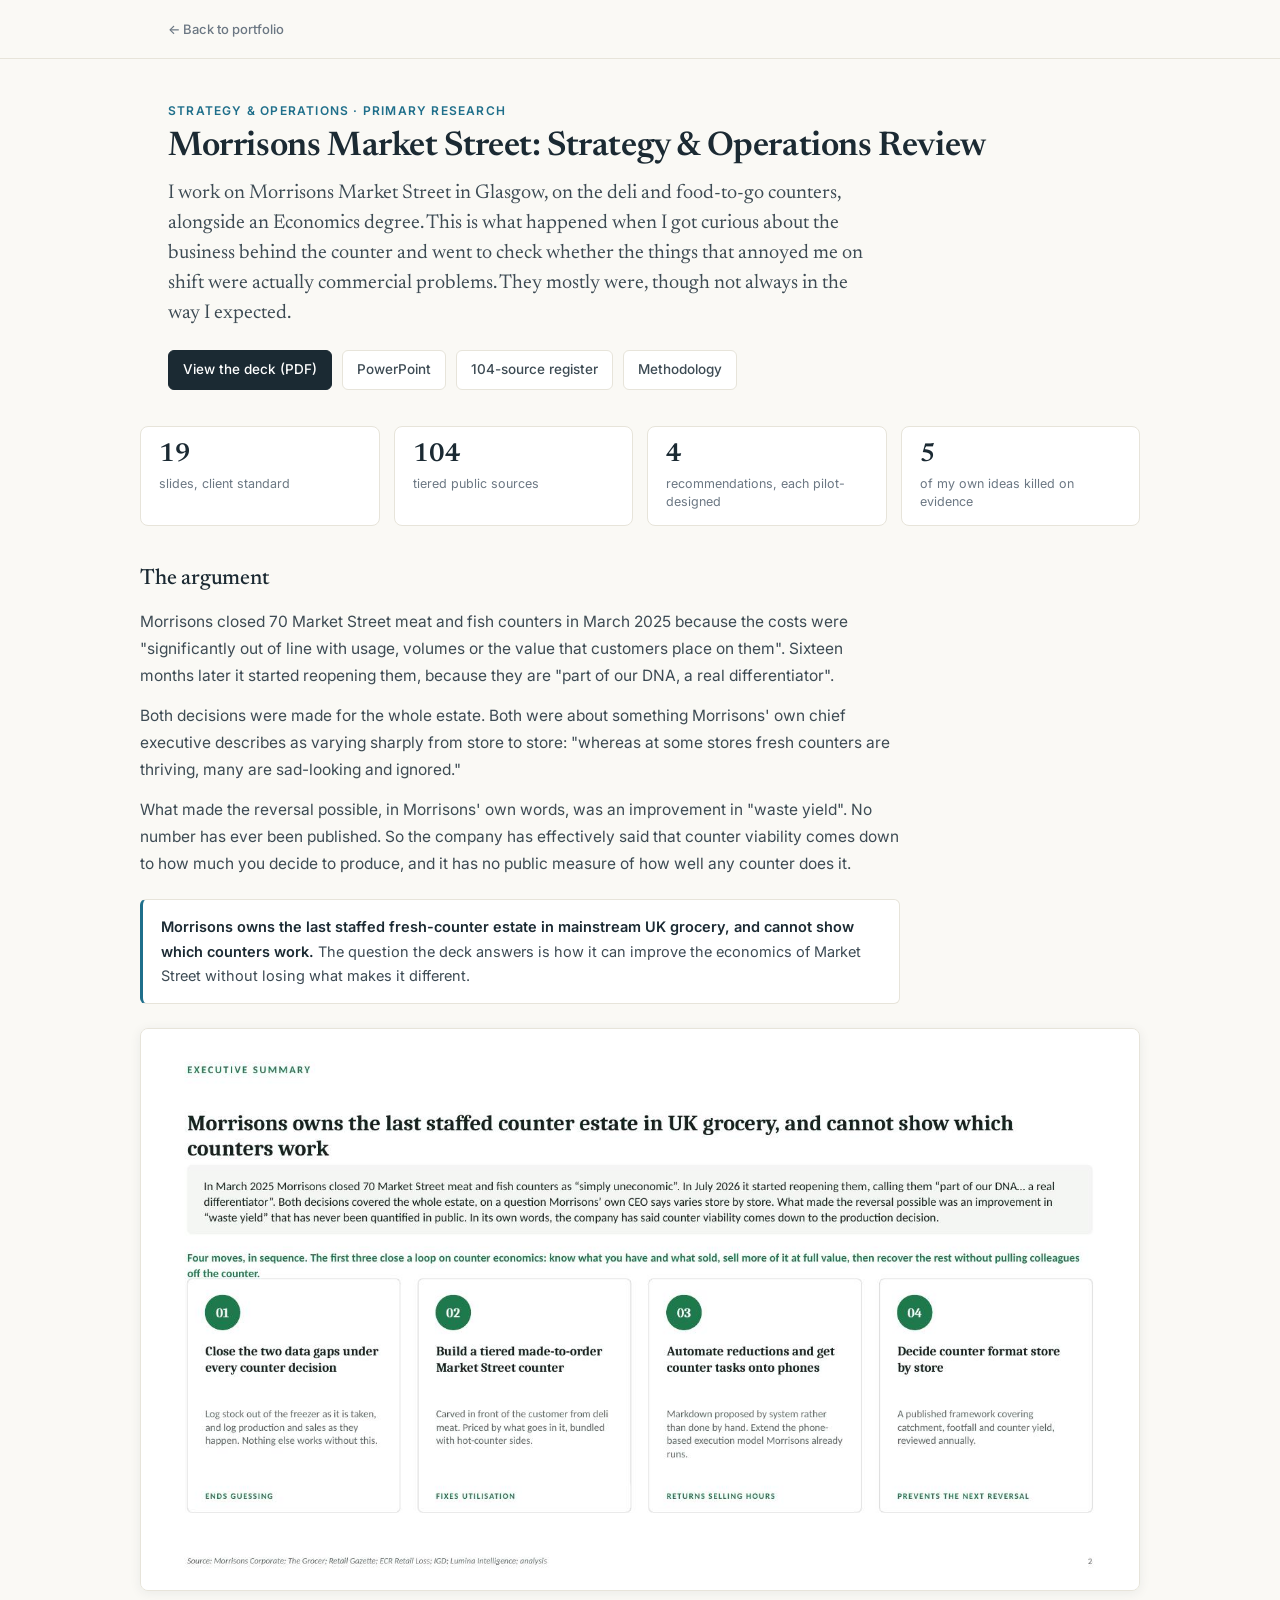
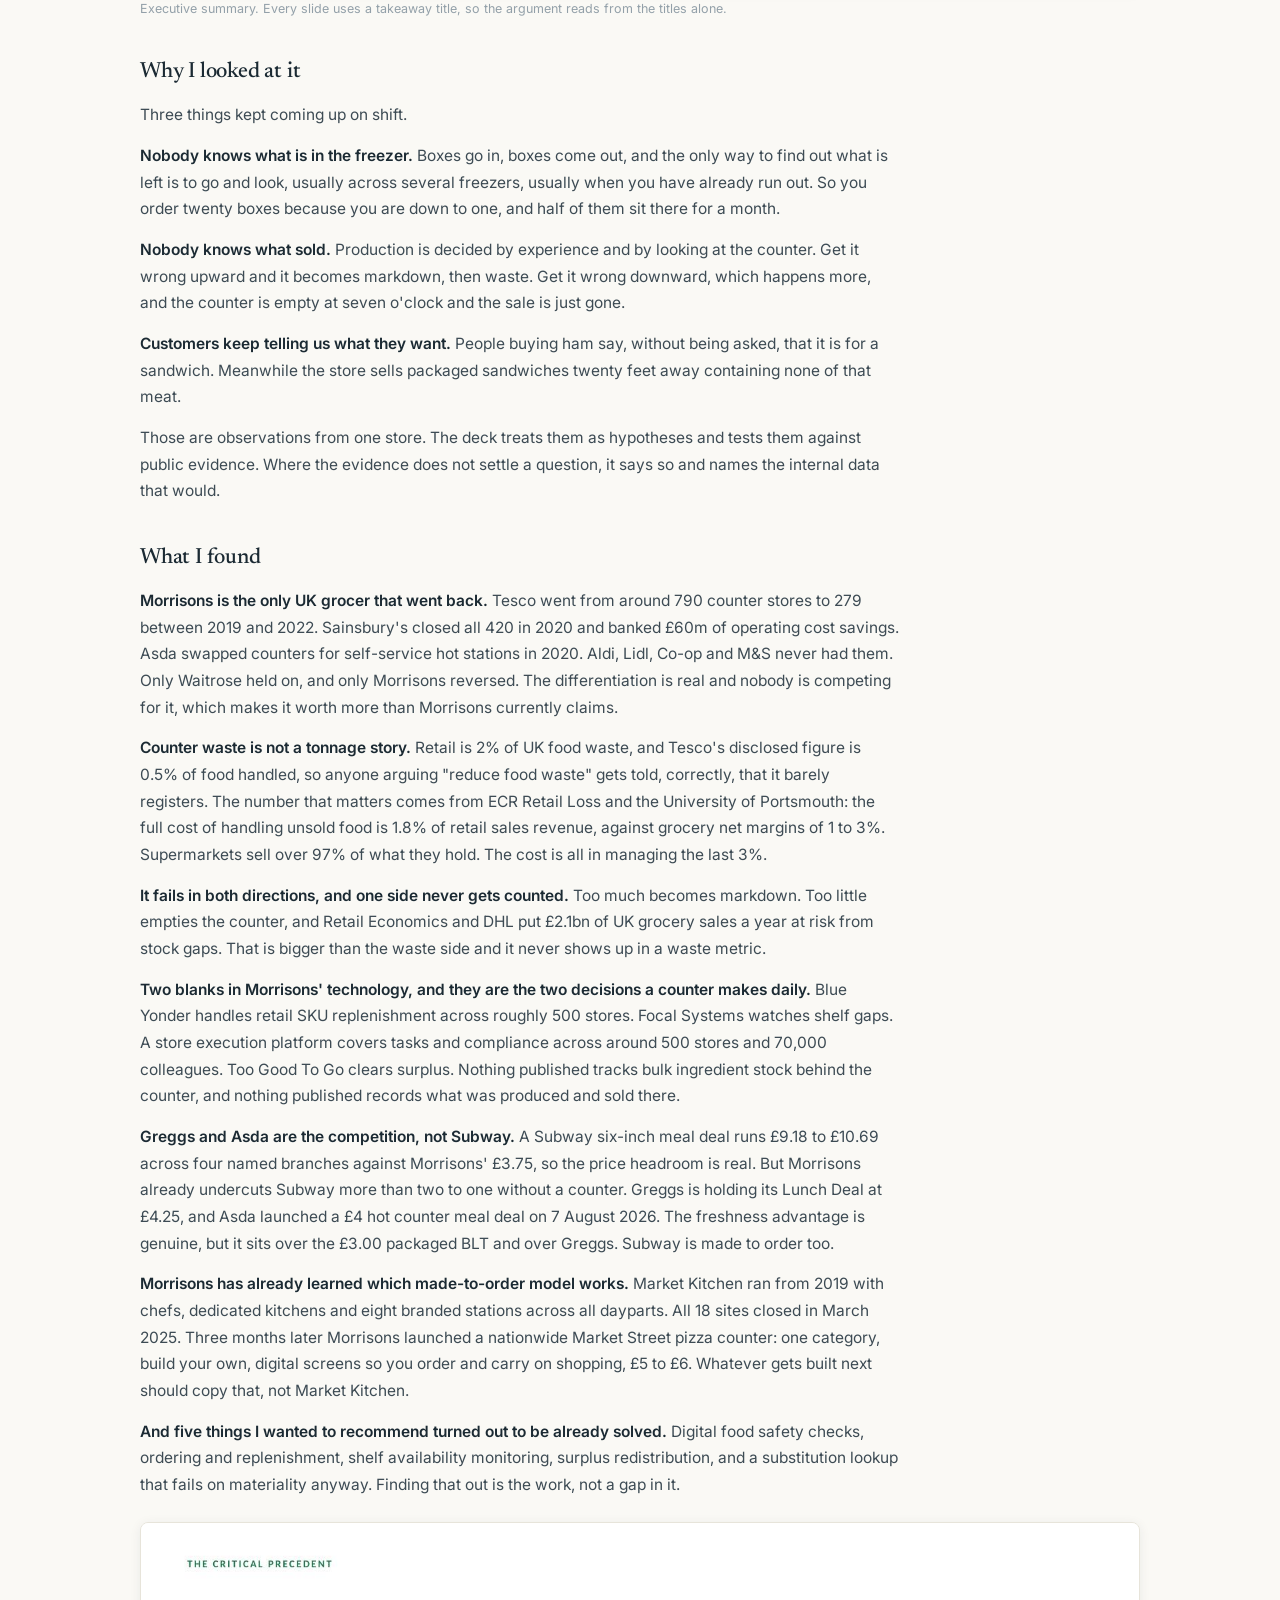
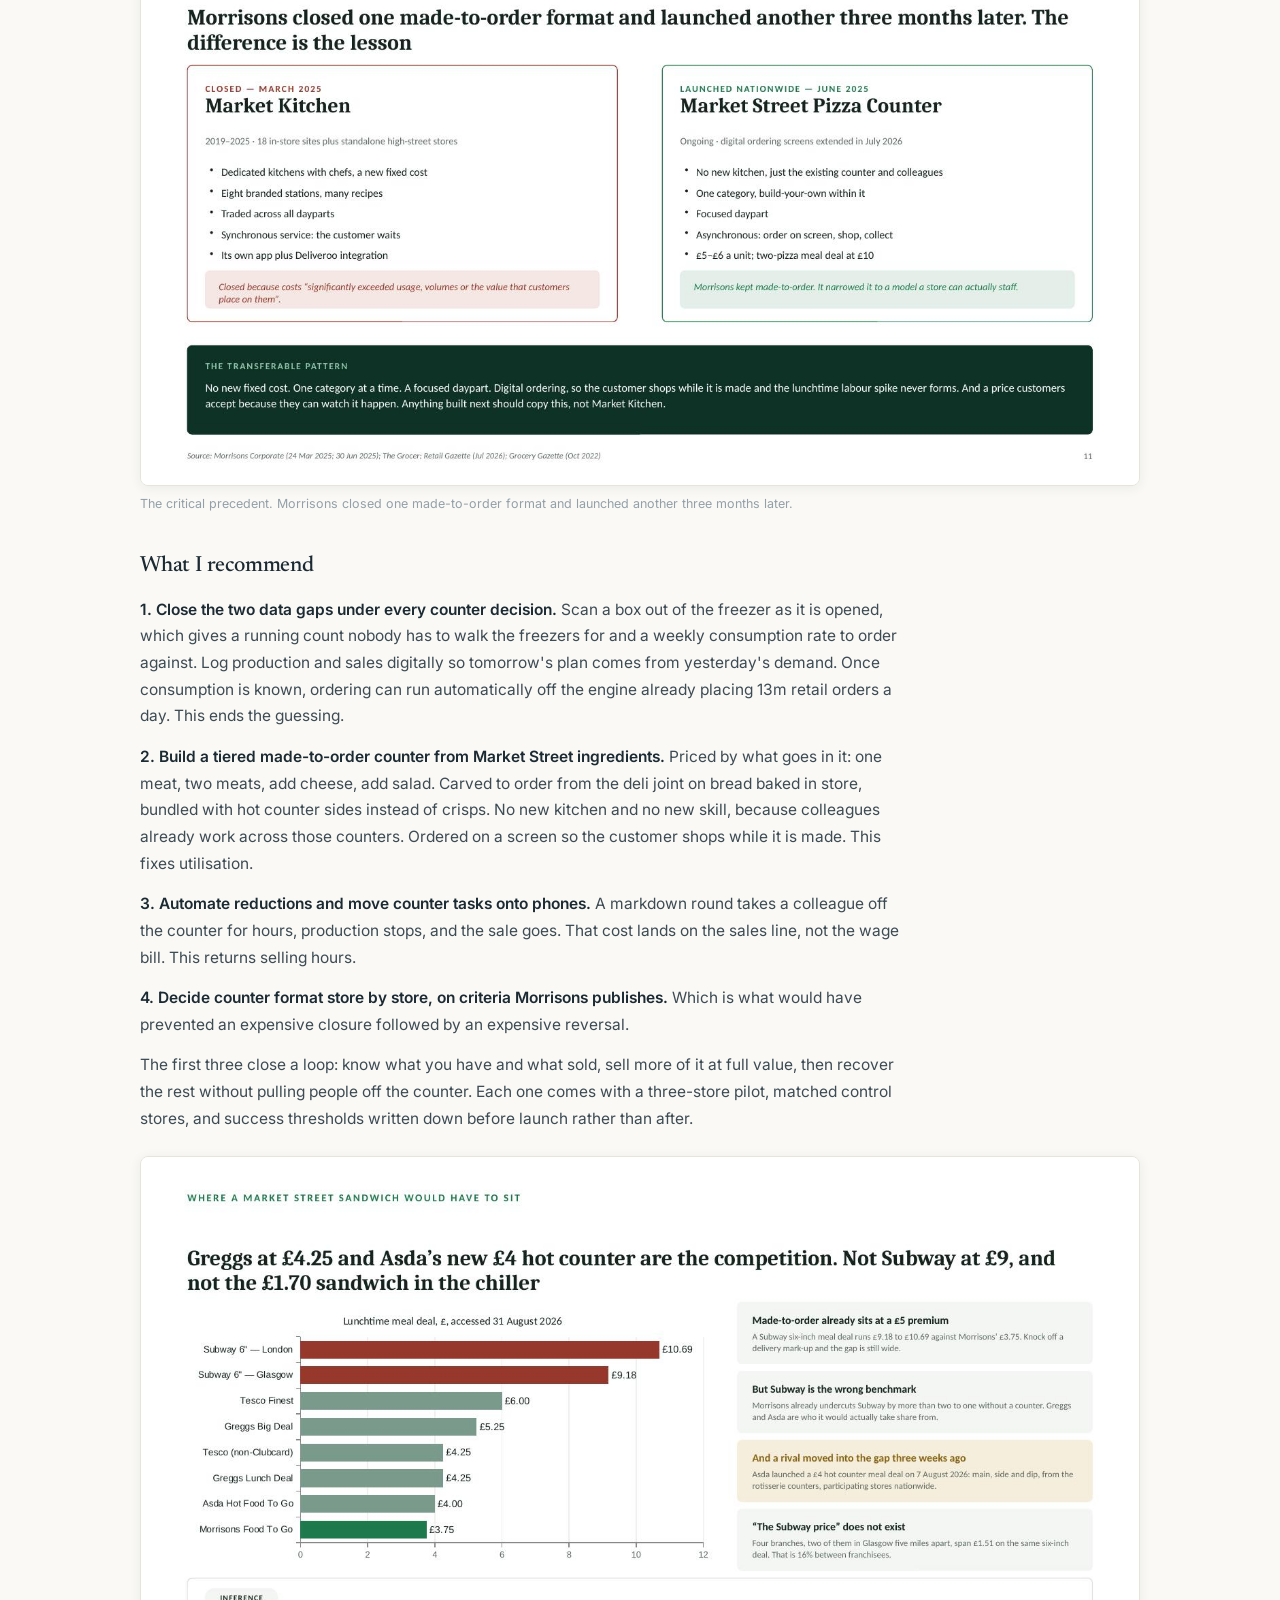
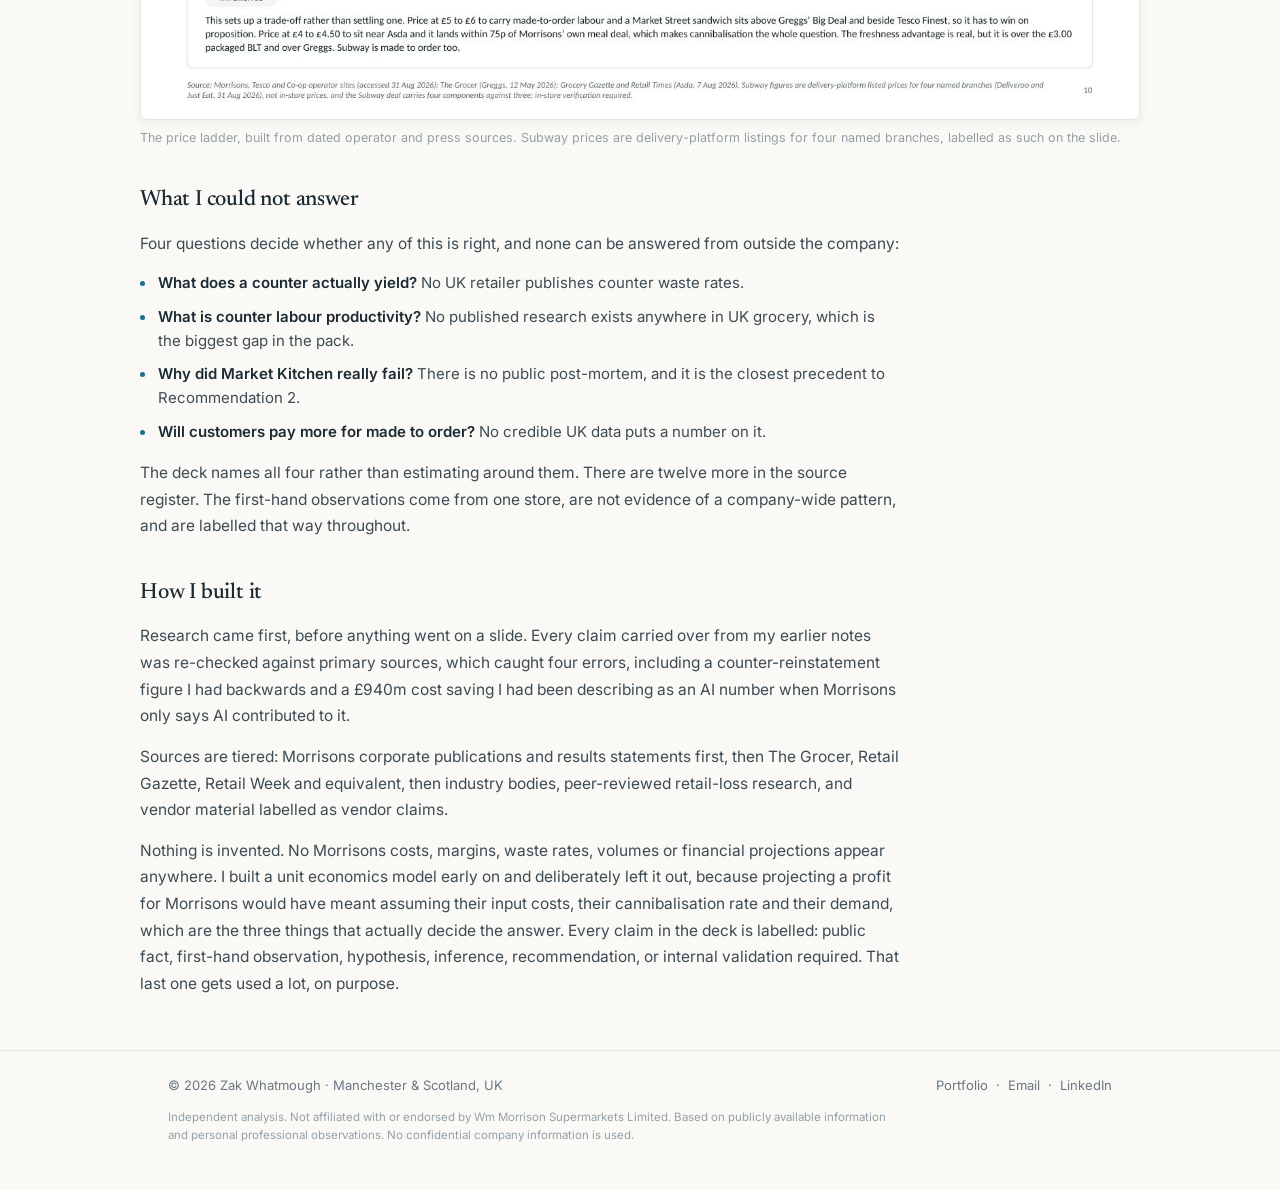
<file: morrisons-market-street/index.html>
<!DOCTYPE html>
<html lang="en">
<head>
<meta charset="UTF-8">
<meta name="viewport" content="width=device-width, initial-scale=1.0">
<title>Morrisons Market Street Review | Zak Whatmough</title>
<link rel="preconnect" href="https://fonts.googleapis.com">
<link rel="preconnect" href="https://fonts.gstatic.com" crossorigin>
<link href="https://fonts.googleapis.com/css2?family=Inter:wght@400;500;600;700&family=Newsreader:opsz,wght@6..72,400;6..72,500;6..72,600&display=swap" rel="stylesheet">
<link rel="stylesheet" href="../assets/site.css">
</head>
<body>

<nav class="subnav"><div class="wrap"><a class="backlink" href="../">&larr; Back to portfolio</a></div></nav>

<header class="subhead">
  <div class="wrap">
    <p class="proj-kicker">Strategy &amp; operations · Primary research</p>
    <h1>Morrisons Market Street: Strategy &amp; Operations Review</h1>
    <p class="lead">I work on Morrisons Market Street in Glasgow, on the deli and food-to-go counters, alongside an Economics degree. This is what happened when I got curious about the business behind the counter and went to check whether the things that annoyed me on shift were actually commercial problems. They mostly were, though not always in the way I expected.</p>
    <div class="links">
      <a class="primary" href="morrisons-market-street-strategy-review.pdf" target="_blank">View the deck (PDF)</a>
      <a href="morrisons-market-street-strategy-review.pptx">PowerPoint</a>
      <a href="source-register.md">104-source register</a>
      <a href="methodology.md">Methodology</a>
    </div>
  </div>
</header>

<main class="wrap prose">

  <div class="keynums">
    <div class="keynum"><div class="n">19</div><div class="l">slides, client standard</div></div>
    <div class="keynum"><div class="n">104</div><div class="l">tiered public sources</div></div>
    <div class="keynum"><div class="n">4</div><div class="l">recommendations, each pilot-designed</div></div>
    <div class="keynum"><div class="n">5</div><div class="l">of my own ideas killed on evidence</div></div>
  </div>

  <h2>The argument</h2>
  <p>Morrisons closed 70 Market Street meat and fish counters in March 2025 because the costs were "significantly out of line with usage, volumes or the value that customers place on them". Sixteen months later it started reopening them, because they are "part of our DNA, a real differentiator".</p>
  <p>Both decisions were made for the whole estate. Both were about something Morrisons' own chief executive describes as varying sharply from store to store: "whereas at some stores fresh counters are thriving, many are sad-looking and ignored."</p>
  <p>What made the reversal possible, in Morrisons' own words, was an improvement in "waste yield". No number has ever been published. So the company has effectively said that counter viability comes down to how much you decide to produce, and it has no public measure of how well any counter does it.</p>
  <div class="callout"><b>Morrisons owns the last staffed fresh-counter estate in mainstream UK grocery, and cannot show which counters work.</b> The question the deck answers is how it can improve the economics of Market Street without losing what makes it different.</div>

  <figure><img src="../images/market-street/executive-summary.jpg" alt="Executive summary slide from the deck"><figcaption>Executive summary. Every slide uses a takeaway title, so the argument reads from the titles alone.</figcaption></figure>

  <h2>Why I looked at it</h2>
  <p>Three things kept coming up on shift.</p>
  <p><b>Nobody knows what is in the freezer.</b> Boxes go in, boxes come out, and the only way to find out what is left is to go and look, usually across several freezers, usually when you have already run out. So you order twenty boxes because you are down to one, and half of them sit there for a month.</p>
  <p><b>Nobody knows what sold.</b> Production is decided by experience and by looking at the counter. Get it wrong upward and it becomes markdown, then waste. Get it wrong downward, which happens more, and the counter is empty at seven o'clock and the sale is just gone.</p>
  <p><b>Customers keep telling us what they want.</b> People buying ham say, without being asked, that it is for a sandwich. Meanwhile the store sells packaged sandwiches twenty feet away containing none of that meat.</p>
  <p>Those are observations from one store. The deck treats them as hypotheses and tests them against public evidence. Where the evidence does not settle a question, it says so and names the internal data that would.</p>

  <h2>What I found</h2>
  <p><b>Morrisons is the only UK grocer that went back.</b> Tesco went from around 790 counter stores to 279 between 2019 and 2022. Sainsbury's closed all 420 in 2020 and banked £60m of operating cost savings. Asda swapped counters for self-service hot stations in 2020. Aldi, Lidl, Co-op and M&amp;S never had them. Only Waitrose held on, and only Morrisons reversed. The differentiation is real and nobody is competing for it, which makes it worth more than Morrisons currently claims.</p>
  <p><b>Counter waste is not a tonnage story.</b> Retail is 2% of UK food waste, and Tesco's disclosed figure is 0.5% of food handled, so anyone arguing "reduce food waste" gets told, correctly, that it barely registers. The number that matters comes from ECR Retail Loss and the University of Portsmouth: the full cost of handling unsold food is 1.8% of retail sales revenue, against grocery net margins of 1 to 3%. Supermarkets sell over 97% of what they hold. The cost is all in managing the last 3%.</p>
  <p><b>It fails in both directions, and one side never gets counted.</b> Too much becomes markdown. Too little empties the counter, and Retail Economics and DHL put £2.1bn of UK grocery sales a year at risk from stock gaps. That is bigger than the waste side and it never shows up in a waste metric.</p>
  <p><b>Two blanks in Morrisons' technology, and they are the two decisions a counter makes daily.</b> Blue Yonder handles retail SKU replenishment across roughly 500 stores. Focal Systems watches shelf gaps. A store execution platform covers tasks and compliance across around 500 stores and 70,000 colleagues. Too Good To Go clears surplus. Nothing published tracks bulk ingredient stock behind the counter, and nothing published records what was produced and sold there.</p>
  <p><b>Greggs and Asda are the competition, not Subway.</b> A Subway six-inch meal deal runs £9.18 to £10.69 across four named branches against Morrisons' £3.75, so the price headroom is real. But Morrisons already undercuts Subway more than two to one without a counter. Greggs is holding its Lunch Deal at £4.25, and Asda launched a £4 hot counter meal deal on 7 August 2026. The freshness advantage is genuine, but it sits over the £3.00 packaged BLT and over Greggs. Subway is made to order too.</p>
  <p><b>Morrisons has already learned which made-to-order model works.</b> Market Kitchen ran from 2019 with chefs, dedicated kitchens and eight branded stations across all dayparts. All 18 sites closed in March 2025. Three months later Morrisons launched a nationwide Market Street pizza counter: one category, build your own, digital screens so you order and carry on shopping, £5 to £6. Whatever gets built next should copy that, not Market Kitchen.</p>
  <p><b>And five things I wanted to recommend turned out to be already solved.</b> Digital food safety checks, ordering and replenishment, shelf availability monitoring, surplus redistribution, and a substitution lookup that fails on materiality anyway. Finding that out is the work, not a gap in it.</p>

  <figure><img src="../images/market-street/made-to-order.jpg" alt="Slide comparing Market Kitchen with the Market Street pizza counter"><figcaption>The critical precedent. Morrisons closed one made-to-order format and launched another three months later.</figcaption></figure>

  <h2>What I recommend</h2>
  <p><b>1. Close the two data gaps under every counter decision.</b> Scan a box out of the freezer as it is opened, which gives a running count nobody has to walk the freezers for and a weekly consumption rate to order against. Log production and sales digitally so tomorrow's plan comes from yesterday's demand. Once consumption is known, ordering can run automatically off the engine already placing 13m retail orders a day. This ends the guessing.</p>
  <p><b>2. Build a tiered made-to-order counter from Market Street ingredients.</b> Priced by what goes in it: one meat, two meats, add cheese, add salad. Carved to order from the deli joint on bread baked in store, bundled with hot counter sides instead of crisps. No new kitchen and no new skill, because colleagues already work across those counters. Ordered on a screen so the customer shops while it is made. This fixes utilisation.</p>
  <p><b>3. Automate reductions and move counter tasks onto phones.</b> A markdown round takes a colleague off the counter for hours, production stops, and the sale goes. That cost lands on the sales line, not the wage bill. This returns selling hours.</p>
  <p><b>4. Decide counter format store by store, on criteria Morrisons publishes.</b> Which is what would have prevented an expensive closure followed by an expensive reversal.</p>
  <p>The first three close a loop: know what you have and what sold, sell more of it at full value, then recover the rest without pulling people off the counter. Each one comes with a three-store pilot, matched control stores, and success thresholds written down before launch rather than after.</p>

  <figure><img src="../images/market-street/price-ladder.jpg" alt="Price ladder slide showing UK lunchtime meal deal pricing"><figcaption>The price ladder, built from dated operator and press sources. Subway prices are delivery-platform listings for four named branches, labelled as such on the slide.</figcaption></figure>

  <h2>What I could not answer</h2>
  <p>Four questions decide whether any of this is right, and none can be answered from outside the company:</p>
  <ul>
    <li><b>What does a counter actually yield?</b> No UK retailer publishes counter waste rates.</li>
    <li><b>What is counter labour productivity?</b> No published research exists anywhere in UK grocery, which is the biggest gap in the pack.</li>
    <li><b>Why did Market Kitchen really fail?</b> There is no public post-mortem, and it is the closest precedent to Recommendation 2.</li>
    <li><b>Will customers pay more for made to order?</b> No credible UK data puts a number on it.</li>
  </ul>
  <p>The deck names all four rather than estimating around them. There are twelve more in the source register. The first-hand observations come from one store, are not evidence of a company-wide pattern, and are labelled that way throughout.</p>

  <h2>How I built it</h2>
  <p>Research came first, before anything went on a slide. Every claim carried over from my earlier notes was re-checked against primary sources, which caught four errors, including a counter-reinstatement figure I had backwards and a £940m cost saving I had been describing as an AI number when Morrisons only says AI contributed to it.</p>
  <p>Sources are tiered: Morrisons corporate publications and results statements first, then The Grocer, Retail Gazette, Retail Week and equivalent, then industry bodies, peer-reviewed retail-loss research, and vendor material labelled as vendor claims.</p>
  <p>Nothing is invented. No Morrisons costs, margins, waste rates, volumes or financial projections appear anywhere. I built a unit economics model early on and deliberately left it out, because projecting a profit for Morrisons would have meant assuming their input costs, their cannibalisation rate and their demand, which are the three things that actually decide the answer. Every claim in the deck is labelled: public fact, first-hand observation, hypothesis, inference, recommendation, or internal validation required. That last one gets used a lot, on purpose.</p>

</main>

<footer>
  <div class="wrap">
    <div class="foot-inner">
      <span>© 2026 Zak Whatmough · Manchester &amp; Scotland, UK</span>
      <span><a href="../">Portfolio</a> &nbsp;·&nbsp; <a href="mailto:z.whatmough@hotmail.co.uk">Email</a> &nbsp;·&nbsp; <a href="https://www.linkedin.com/in/zak-whatmough" target="_blank" rel="noopener">LinkedIn</a></span>
    </div>
    <p class="disclaimer">Independent analysis. Not affiliated with or endorsed by Wm Morrison Supermarkets Limited. Based on publicly available information and personal professional observations. No confidential company information is used.</p>
  </div>
</footer>

</body>
</html>
</file>
<file: assets/site.css>
*,*::before,*::after{box-sizing:border-box;margin:0;padding:0}
:root{
  --ink:#1b2a33;--ink-soft:#3d4b54;--muted:#6b7783;--faint:#93a0a9;
  --accent:#1f6f8b;--accent-dark:#155066;
  --bg:#faf9f5;--card:#ffffff;--line:#e7e4da;--line-soft:#eeece4;
}
html{scroll-behavior:smooth}
body{font-family:'Inter',-apple-system,BlinkMacSystemFont,sans-serif;background:var(--bg);color:var(--ink);line-height:1.6;-webkit-font-smoothing:antialiased}
.wrap{max-width:1000px;margin:0 auto;padding:0 28px}
a{color:var(--accent);text-decoration:none}
a:hover{color:var(--accent-dark)}

/* ---- home header + intro ---- */
.top{padding:60px 0 32px;border-bottom:1px solid var(--line)}
.eyebrow{font-size:12px;letter-spacing:.14em;text-transform:uppercase;color:var(--accent);font-weight:600;margin-bottom:16px}
.top h1{font-family:'Newsreader',Georgia,serif;font-weight:500;font-size:43px;line-height:1.06;letter-spacing:-.5px;color:var(--ink);margin-bottom:14px}
.lede{font-family:'Newsreader',Georgia,serif;font-size:21px;line-height:1.5;color:var(--ink-soft);max-width:640px;font-weight:400}
.meta{margin-top:18px;font-size:14px;color:var(--muted)}
.links{margin-top:24px;display:flex;gap:10px;flex-wrap:wrap}
.links a{font-size:13.5px;font-weight:500;color:var(--ink-soft);border:1px solid var(--line);background:#fff;border-radius:6px;padding:8px 14px;transition:all .15s}
.links a:hover{border-color:var(--accent);color:var(--accent)}
.links a.primary{background:var(--ink);color:#fff;border-color:var(--ink)}
.links a.primary:hover{background:var(--accent-dark);border-color:var(--accent-dark);color:#fff}
.intro{padding:40px 0 4px}
.intro p{font-size:16.5px;color:var(--ink-soft);max-width:690px;margin-bottom:16px;line-height:1.72}
.intro p:last-child{margin-bottom:0}
.sec-head{display:flex;align-items:baseline;justify-content:space-between;gap:16px;margin:52px 0 4px;padding-bottom:14px;border-bottom:1px solid var(--line)}
.sec-head h2{font-family:'Newsreader',Georgia,serif;font-weight:500;font-size:24px;color:var(--ink);letter-spacing:-.2px}
.sec-head span{font-size:13px;color:var(--faint)}

/* ---- project cards (home) ---- */
.project{padding:36px 0 10px;border-bottom:1px solid var(--line-soft)}
.project:last-of-type{border-bottom:none}
.proj-top{display:flex;gap:18px;align-items:flex-start;margin-bottom:18px}
.proj-num{font-family:'Newsreader',Georgia,serif;font-size:30px;color:var(--faint);line-height:1;font-weight:400;flex:none;width:44px}
.proj-head h3{font-family:'Newsreader',Georgia,serif;font-weight:600;font-size:23px;color:var(--ink);letter-spacing:-.2px;line-height:1.25;margin-bottom:6px}
.proj-kicker{font-size:12px;letter-spacing:.1em;text-transform:uppercase;color:var(--accent);font-weight:600;margin-bottom:9px}
.proj-oneline{font-size:15.5px;color:var(--ink-soft);max-width:660px}
.shots{display:flex;gap:14px;margin:4px 0 22px}
.shots.wide .shot{flex:1;min-width:0}
.shots.tall .shot{flex:none;width:186px}
.shot{border:1px solid var(--line);border-radius:7px;overflow:hidden;background:#fff;box-shadow:0 2px 10px rgba(27,42,51,.06);display:block}
.shot img{width:100%;display:block}
.wwh{display:grid;grid-template-columns:1fr 1fr 1fr;gap:26px;margin:2px 0 20px}
.wwh .col h4{font-size:11.5px;letter-spacing:.1em;text-transform:uppercase;color:var(--accent);font-weight:600;margin-bottom:7px}
.wwh .col p{font-size:14px;color:var(--ink-soft);line-height:1.62}
.tools{display:flex;flex-wrap:wrap;gap:7px;margin-bottom:16px}
.tool{font-size:12px;color:var(--muted);background:#fff;border:1px solid var(--line);border-radius:5px;padding:3px 9px}
.proj-links{display:flex;flex-wrap:wrap;gap:9px;align-items:center}
.btn{font-size:13px;font-weight:500;border-radius:6px;padding:7px 14px;transition:all .15s;border:1px solid var(--line);background:#fff;color:var(--ink-soft)}
.btn:hover{border-color:var(--accent);color:var(--accent)}
.btn.solid{background:var(--accent);border-color:var(--accent);color:#fff}
.btn.solid:hover{background:var(--accent-dark);border-color:var(--accent-dark);color:#fff}
.findings{margin:0 0 18px;font-size:13.5px;color:var(--muted);line-height:1.7}
.findings b{color:var(--ink-soft);font-weight:600}

/* ---- background (home) ---- */
.bg-grid{display:grid;grid-template-columns:1fr 1fr;gap:14px 40px;margin-top:6px}
.bg-block h4{font-size:12px;letter-spacing:.1em;text-transform:uppercase;color:var(--accent);font-weight:600;margin-bottom:12px}
.bg-item{margin-bottom:14px}
.bg-item .r1{font-size:14.5px;color:var(--ink);font-weight:600}
.bg-item .r2{font-size:13px;color:var(--muted)}
.bg-item .r3{font-size:13px;color:var(--ink-soft);margin-top:3px;line-height:1.55}
.skills-line{font-size:14px;color:var(--ink-soft);line-height:1.8}
.skills-line b{color:var(--ink);font-weight:600}

/* ---- footer ---- */
footer{margin-top:52px;border-top:1px solid var(--line);padding:24px 0 46px}
.foot-inner{display:flex;justify-content:space-between;gap:14px;flex-wrap:wrap;font-size:13px;color:var(--muted)}
.foot-inner a{color:var(--muted)}
.foot-inner a:hover{color:var(--accent)}
.disclaimer{margin-top:12px;font-size:11.5px;color:var(--faint);max-width:720px}

/* ---- sub-page ---- */
.subnav{border-bottom:1px solid var(--line);padding:16px 0}
.backlink{font-size:13px;color:var(--muted);font-weight:500}
.backlink:hover{color:var(--accent)}
.subhead{padding:42px 0 6px}
.subhead h1{font-family:'Newsreader',Georgia,serif;font-weight:600;font-size:34px;line-height:1.1;letter-spacing:-.4px;color:var(--ink);margin:6px 0 12px}
.subhead .lead{font-family:'Newsreader',Georgia,serif;font-size:20px;line-height:1.5;color:var(--ink-soft);max-width:700px;font-weight:400}
.subhead .meta{margin-top:16px;font-size:13.5px;color:var(--muted)}
.subhead .links{margin-top:22px}
.prose{padding:6px 0 0}
.prose h2{font-family:'Newsreader',Georgia,serif;font-weight:500;font-size:22px;color:var(--ink);margin:36px 0 12px;letter-spacing:-.2px}
.prose p{font-size:15.5px;color:var(--ink-soft);line-height:1.72;margin-bottom:14px;max-width:760px}
.prose p b{color:var(--ink);font-weight:600}
.prose ul{list-style:none;margin:2px 0 16px;max-width:760px}
.prose li{font-size:15px;color:var(--ink-soft);line-height:1.62;padding-left:18px;position:relative;margin-bottom:9px}
.prose li::before{content:'';position:absolute;left:0;top:10px;width:5px;height:5px;border-radius:50%;background:var(--accent)}
.prose li b{color:var(--ink);font-weight:600}
figure{margin:24px 0}
figure img{width:100%;display:block;border:1px solid var(--line);border-radius:8px;box-shadow:0 2px 12px rgba(27,42,51,.07)}
figcaption{font-size:12.5px;color:var(--faint);margin-top:9px;line-height:1.5}
.figrow{display:flex;gap:16px;margin:24px 0;align-items:flex-start}
.figrow figure{flex:1;min-width:0;margin:0}
.keynums{display:flex;flex-wrap:wrap;gap:14px;margin:24px 0}
.keynum{flex:1;min-width:150px;border:1px solid var(--line);border-radius:8px;background:#fff;padding:15px 18px}
.keynum .n{font-family:'Newsreader',Georgia,serif;font-size:26px;color:var(--ink);font-weight:600;line-height:1.05}
.keynum .l{font-size:12.5px;color:var(--muted);margin-top:6px;line-height:1.4}
.callout{background:#fff;border:1px solid var(--line);border-left:3px solid var(--accent);border-radius:6px;padding:15px 18px;margin:22px 0;font-size:14.5px;color:var(--ink-soft);line-height:1.68;max-width:760px}
.callout b{color:var(--ink);font-weight:600}

@media(max-width:760px){
  .top h1{font-size:33px}
  .lede{font-size:19px}
  .wwh{grid-template-columns:1fr;gap:16px}
  .shots.wide{flex-direction:column}
  .shots.tall{flex-wrap:wrap}
  .shots.tall .shot{width:calc(50% - 8px)}
  .bg-grid{grid-template-columns:1fr;gap:8px}
  .proj-num{font-size:24px;width:34px}
  .subhead h1{font-size:27px}
  .figrow{flex-direction:column}
}

/* ---- document list (sub-pages) ---- */
.doc-item{display:flex;gap:20px;padding:22px 0;border-bottom:1px solid var(--line-soft);align-items:flex-start}
.doc-item:last-child{border-bottom:none}
.doc-thumb{flex:none;width:132px;border:1px solid var(--line);border-radius:6px;overflow:hidden;box-shadow:0 2px 10px rgba(27,42,51,.06);background:#fff}
.doc-thumb img{width:100%;display:block}
.doc-body{flex:1;min-width:0}
.doc-body .kick{font-size:11.5px;letter-spacing:.08em;text-transform:uppercase;color:var(--accent);font-weight:600;margin-bottom:5px}
.doc-body h3{font-family:'Newsreader',Georgia,serif;font-size:18px;font-weight:600;color:var(--ink);line-height:1.3;margin-bottom:8px}
.doc-body p{font-size:14px;color:var(--ink-soft);line-height:1.65;margin-bottom:10px;max-width:640px}
.doc-links{display:flex;gap:8px;flex-wrap:wrap}
.doc-links a{font-size:12.5px;font-weight:500;border:1px solid var(--line);background:#fff;color:var(--ink-soft);border-radius:5px;padding:5px 11px;transition:all .15s}
.doc-links a:hover{border-color:var(--accent);color:var(--accent)}
@media(max-width:640px){.doc-item{flex-direction:column}.doc-thumb{width:120px}}
</file>
